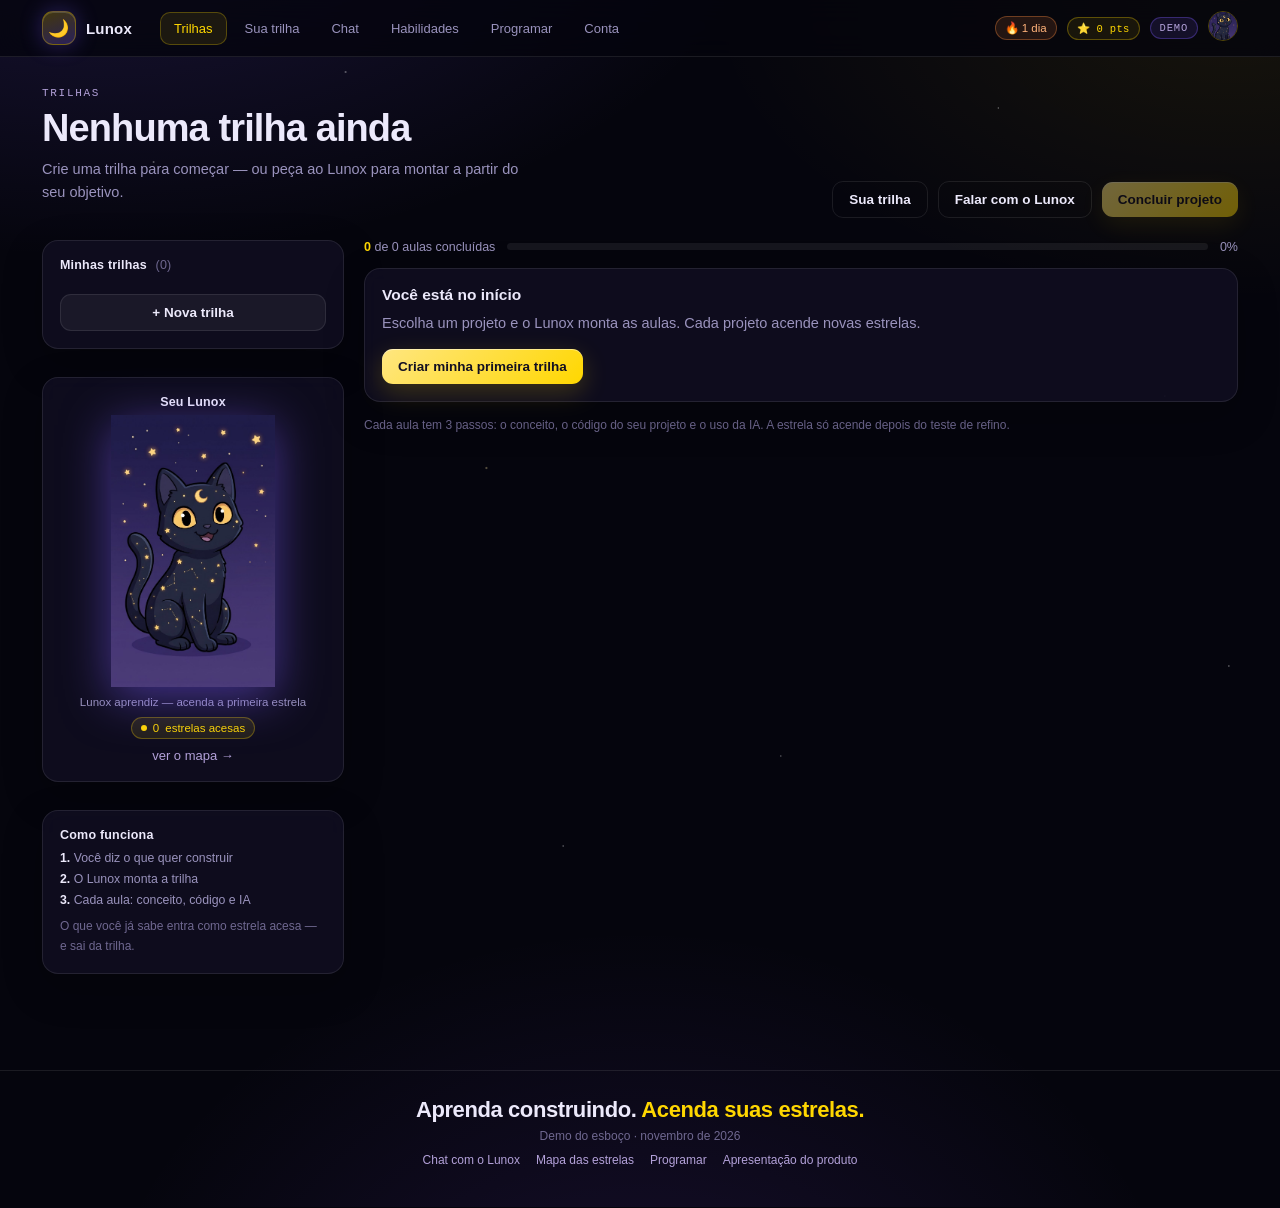
<file: index.html>
<!DOCTYPE html>
<html lang="pt-BR">
<head>
<meta charset="UTF-8">
<meta name="viewport" content="width=device-width, initial-scale=1.0">
<title>Lunox — Trilhas</title>
<meta name="description" content="As trilhas do Lunox: aulas, programação e validação, com o progresso salvo. O Lunox lembra o que você já sabe.">
<link rel="stylesheet" href="app.css">
<link rel="stylesheet" href="conta.css">
</head>
<body>

<header id="topbar"></header>

<main class="page">

  <section class="trail-hero">
    <div>
      <div class="kicker">Trilhas</div>
      <h1 id="titulo">Trilhas</h1>
      <p class="lead" id="sub">Carregando…</p>
      <div class="trail-meta" id="meta"></div>
    </div>
    <div class="trail-actions">
      <a class="btn ghost" href="sua-trilha.html">Sua trilha</a>
      <a class="btn ghost" href="chat.html">Falar com o Lunox</a>
      <button class="btn primary" id="btn-concluir" type="button">Concluir projeto</button>
    </div>
  </section>

  <div class="app-grid">
    <aside class="aside">

      <div class="panel">
        <div class="panel-head">
          <span class="panel-title">Minhas trilhas <span class="count" id="conta-trilhas"></span></span>
        </div>
        <div class="trail-list" id="lista-trilhas"></div>
        <a class="btn novo-btn" id="btn-nova" href="sua-trilha.html?nova=1">+ Nova trilha</a>
      </div>

      <div class="panel pet-mini">
        <div class="panel-head" style="justify-content:center;margin-bottom:6px">
          <span class="panel-title">Seu Lunox</span>
        </div>
        <img id="gato" src="lunox1.png" alt="Lunox">
        <div class="cap" id="gato-cap"></div>
        <div class="row" style="justify-content:center;margin-top:9px">
          <span class="chip gold"><span class="dot"></span><span id="estrelas-count">0</span> estrelas acesas</span>
        </div>
        <a class="link" href="habilidades.html" style="display:inline-block;margin-top:9px">ver o mapa →</a>
      </div>

      <div class="panel">
        <div class="panel-title" style="margin-bottom:9px">Como funciona</div>
        <div class="lembra">
          <div><b>1.</b> Você diz o que quer construir</div>
          <div><b>2.</b> O Lunox monta a trilha</div>
          <div><b>3.</b> Cada aula: conceito, código e IA</div>
        </div>
        <p class="tiny" style="margin:10px 0 0">O que você já sabe entra como estrela acesa — e sai da trilha.</p>
      </div>

    </aside>

    <section>
      <div class="progress-line">
        <span><b id="feitas">0</b> de <span id="total">0</span> aulas concluídas</span>
        <div class="progress"><i id="barra"></i></div>
        <span id="pct">0%</span>
      </div>

      <div id="aulas"></div>
      <p class="tiny" style="margin-top:14px">Cada aula tem 3 passos: o conceito, o código do seu projeto e o uso da IA. A estrela só acende depois do teste de refino.</p>
    </section>
  </div>

</main>

<footer class="footer">
  <div class="big">Aprenda construindo. <span>Acenda suas estrelas.</span></div>
  <p>Demo do esboço · novembro de 2026</p>
  <div class="links">
    <a href="chat.html">Chat com o Lunox</a>
    <a href="habilidades.html">Mapa das estrelas</a>
    <a href="programar.html">Programar</a>
    <a href="pitch.html">Apresentação do produto</a>
  </div>
</footer>

<script src="app-core.js"></script>
<script src="estrelas-extra.js"></script>
<script src="estrelas-catalogo.js"></script>
<script src="trilha.js"></script>
<script src="conta.js"></script>
</body>
</html>
</file>
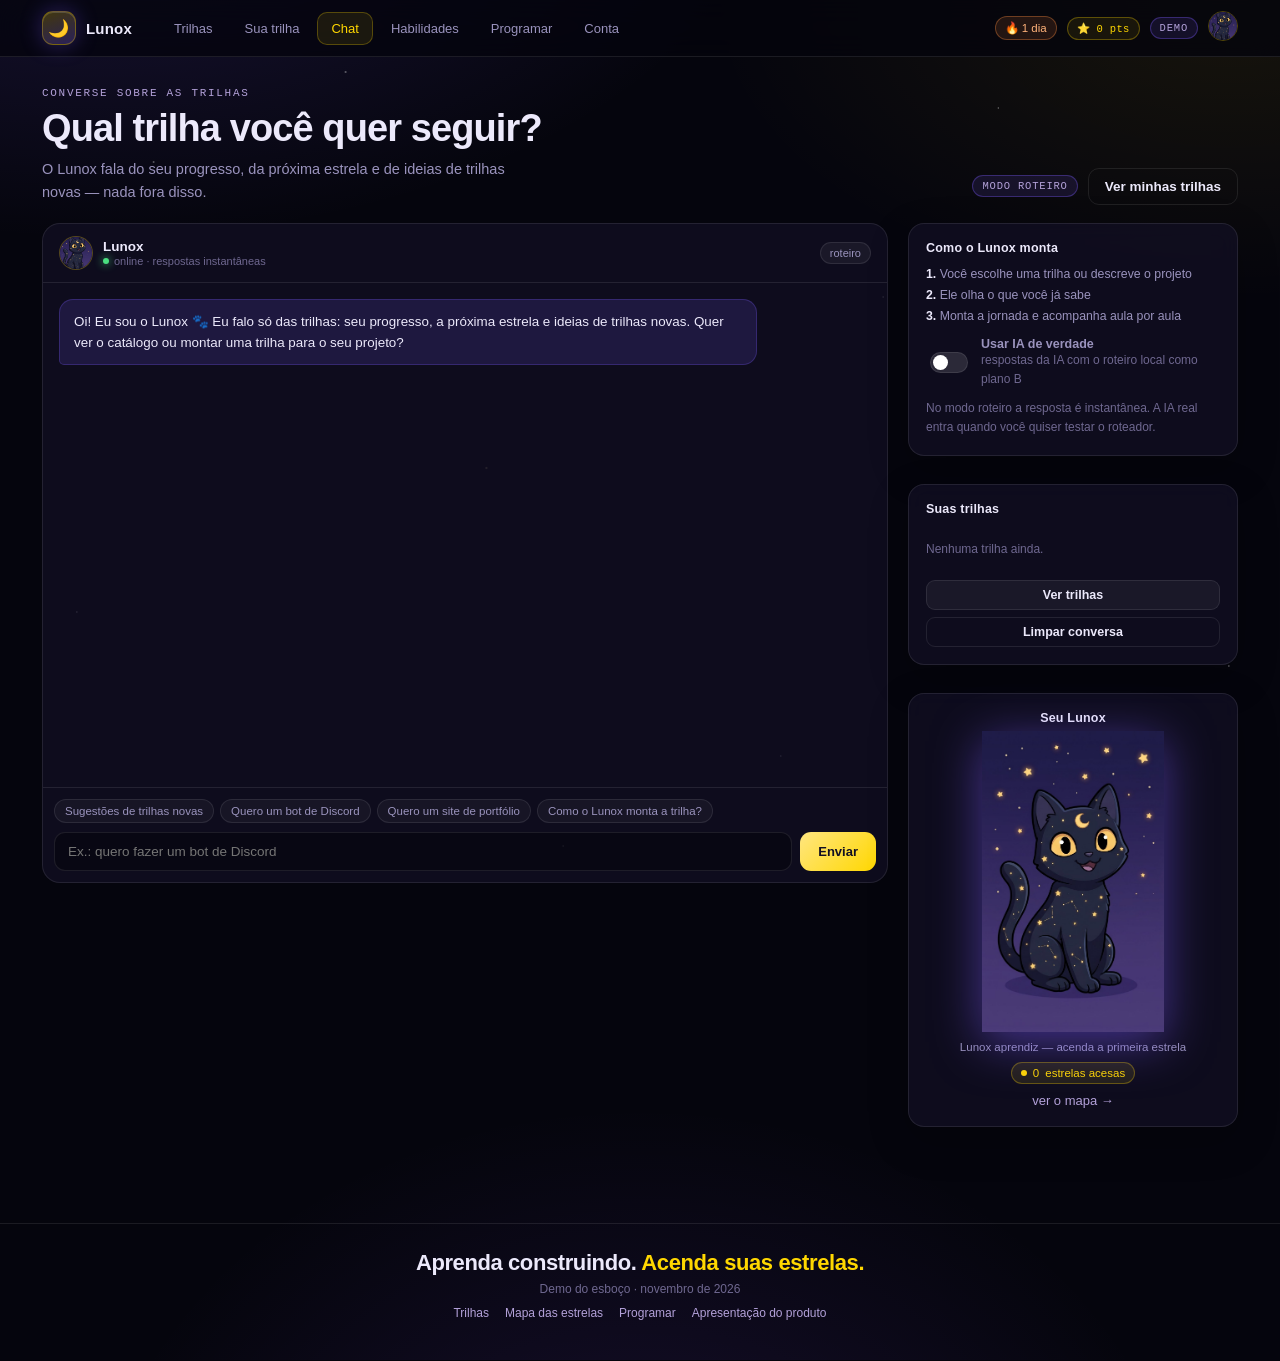
<file: chat.html>
<!DOCTYPE html>
<html lang="pt-BR">
<head>
<meta charset="UTF-8">
<meta name="viewport" content="width=device-width, initial-scale=1.0">
<title>Lunox — Chat</title>
<meta name="description" content="Converse com o Lunox: diga o que quer construir e ele monta a trilha do seu projeto.">
<link rel="stylesheet" href="app.css">
<link rel="stylesheet" href="conta.css">
</head>
<body>

<header id="topbar"></header>

<main class="page">

  <section class="trail-hero" style="margin-bottom:18px">
    <div>
      <div class="kicker">Converse sobre as trilhas</div>
      <h1>Qual trilha você quer seguir?</h1>
      <p class="lead">O Lunox fala do seu progresso, da próxima estrela e de ideias de trilhas novas — nada fora disso.</p>
    </div>
    <div class="trail-actions">
      <span class="badge-demo" id="modo-badge">modo roteiro</span>
      <a class="btn ghost" href="index.html">Ver minhas trilhas</a>
    </div>
  </section>

  <div class="chat-layout">
    <section class="chat-box">
      <div class="chat-head">
        <img class="chat-avatar" id="chat-gato" src="lunox3.png" alt="Lunox">
        <div>
          <div class="who">Lunox</div>
          <div class="st"><span class="dot"></span><span id="chat-status">online · respostas instantâneas</span></div>
        </div>
        <span class="mode" id="chat-mode">roteiro</span>
      </div>

      <div class="chat-log" id="chat-log" aria-live="polite"></div>

      <div class="chat-compose">
        <div class="sugestoes" id="sugestoes"></div>
        <form class="chat-input-row" id="form">
          <input class="chat-input" id="input" placeholder="Ex.: quero fazer um bot de Discord" autocomplete="off" maxlength="500" aria-label="Mensagem para o Lunox">
          <button class="chat-send" type="submit">Enviar</button>
        </form>
      </div>
    </section>

    <aside class="aside">

      <div class="panel">
        <div class="panel-head">
          <span class="panel-title">Como o Lunox monta</span>
        </div>
        <div class="lembra">
          <div><b>1.</b> Você escolhe uma trilha ou descreve o projeto</div>
          <div><b>2.</b> Ele olha o que você já sabe</div>
          <div><b>3.</b> Monta a jornada e acompanha aula por aula</div>
        </div>
        <label class="switch" style="margin-top:14px">
          <input type="checkbox" id="modo-ia">
          <span><b>Usar IA de verdade</b><br><span class="tiny">respostas da IA com o roteiro local como plano B</span></span>
        </label>
        <p class="tiny" style="margin:10px 0 0">No modo roteiro a resposta é instantânea. A IA real entra quando você quiser testar o roteador.</p>
      </div>

      <div class="panel">
        <div class="panel-head">
          <span class="panel-title">Suas trilhas</span>
        </div>
        <div class="mini-trails" id="mini-trilhas"></div>
        <a class="btn small" href="index.html" style="width:100%;margin-top:9px;justify-content:center">Ver trilhas</a>
        <button class="btn small ghost" type="button" data-limpar style="width:100%;margin-top:7px;justify-content:center">Limpar conversa</button>
      </div>

      <div class="panel pet-mini">
        <div class="panel-head" style="justify-content:center;margin-bottom:6px">
          <span class="panel-title">Seu Lunox</span>
        </div>
        <img id="gato" src="lunox3.png" alt="Lunox">
        <div class="cap" id="gato-cap"></div>
        <div class="row" style="justify-content:center;margin-top:9px">
          <span class="chip gold"><span class="dot"></span><span id="estrelas-count">0</span> estrelas acesas</span>
        </div>
        <a class="link" href="habilidades.html" style="display:inline-block;margin-top:9px">ver o mapa →</a>
      </div>

    </aside>
  </div>

</main>

<footer class="footer">
  <div class="big">Aprenda construindo. <span>Acenda suas estrelas.</span></div>
  <p>Demo do esboço · novembro de 2026</p>
  <div class="links">
    <a href="index.html">Trilhas</a>
    <a href="habilidades.html">Mapa das estrelas</a>
    <a href="programar.html">Programar</a>
    <a href="pitch.html">Apresentação do produto</a>
  </div>
</footer>

<script src="app-core.js"></script>
<script src="estrelas-extra.js"></script>
<script src="estrelas-catalogo.js"></script>
<script src="chat.js"></script>
<script src="conta.js"></script>
</body>
</html>
</file>
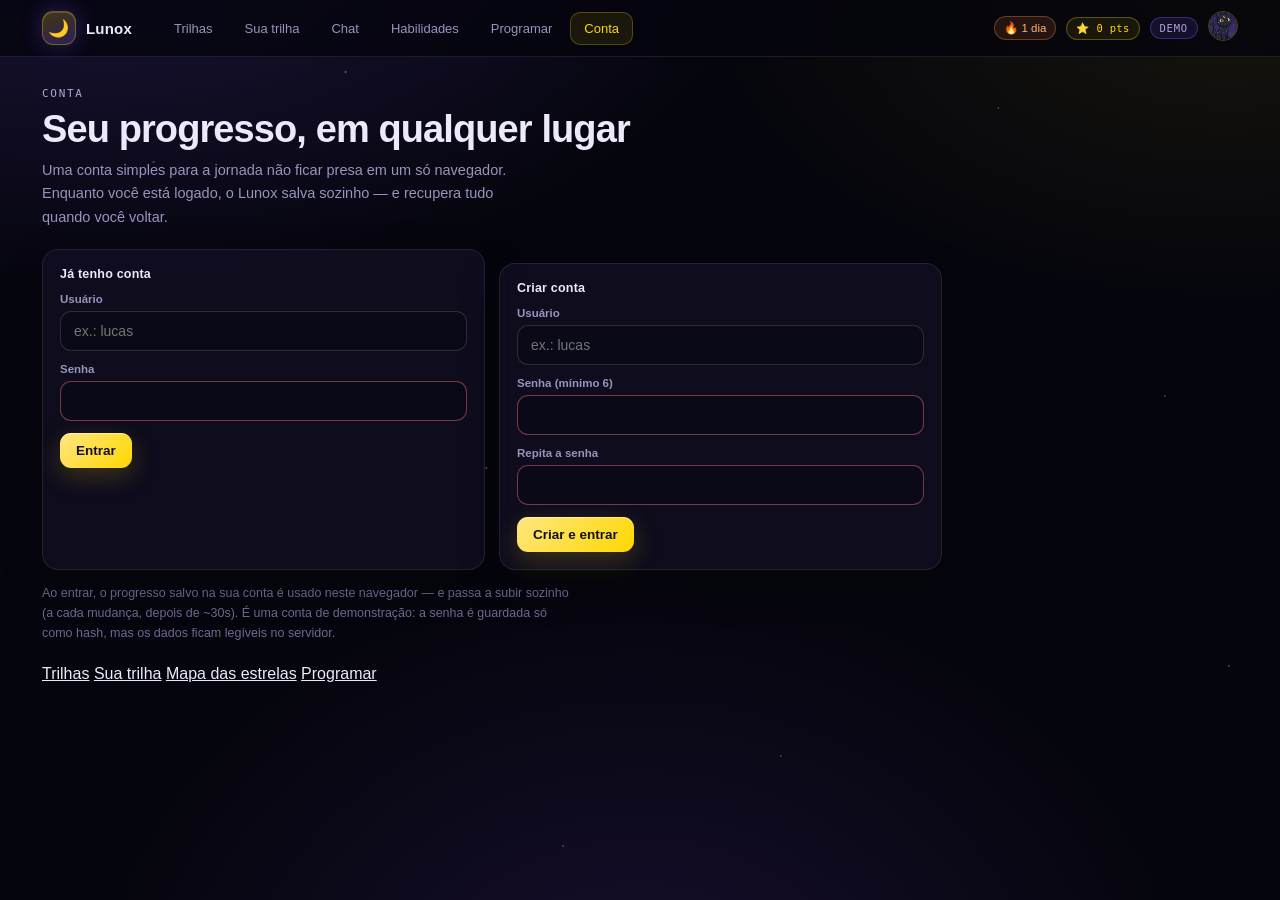
<file: conta.html>
<!DOCTYPE html>
<html lang="pt-BR">
<head>
<meta charset="UTF-8">
<meta name="viewport" content="width=device-width, initial-scale=1.0">
<title>Lunox — Sua conta</title>
<meta name="description" content="Entre para o seu progresso acompanhar você: as estrelas acesas, a trilha e tudo o que você salvou sobem sozinhos.">
<link rel="stylesheet" href="app.css">
<link rel="stylesheet" href="conta.css">
</head>
<body>

<header id="topbar"></header>

<main class="page">

  <section class="trail-hero" style="margin-bottom:20px">
    <div>
      <div class="kicker">Conta</div>
      <h1>Seu progresso, em qualquer lugar</h1>
      <p class="lead">Uma conta simples para a jornada não ficar presa em um só navegador. Enquanto você está logado, o Lunox salva sozinho — e recupera tudo quando você voltar.</p>
    </div>
  </section>

  <div id="conta-root"></div>

  <div class="links conta-links">
    <a href="index.html">Trilhas</a>
    <a href="sua-trilha.html">Sua trilha</a>
    <a href="habilidades.html">Mapa das estrelas</a>
    <a href="programar.html">Programar</a>
  </div>

</main>

<script src="app-core.js"></script>
<script src="conta.js"></script>
</body>
</html>
</file>
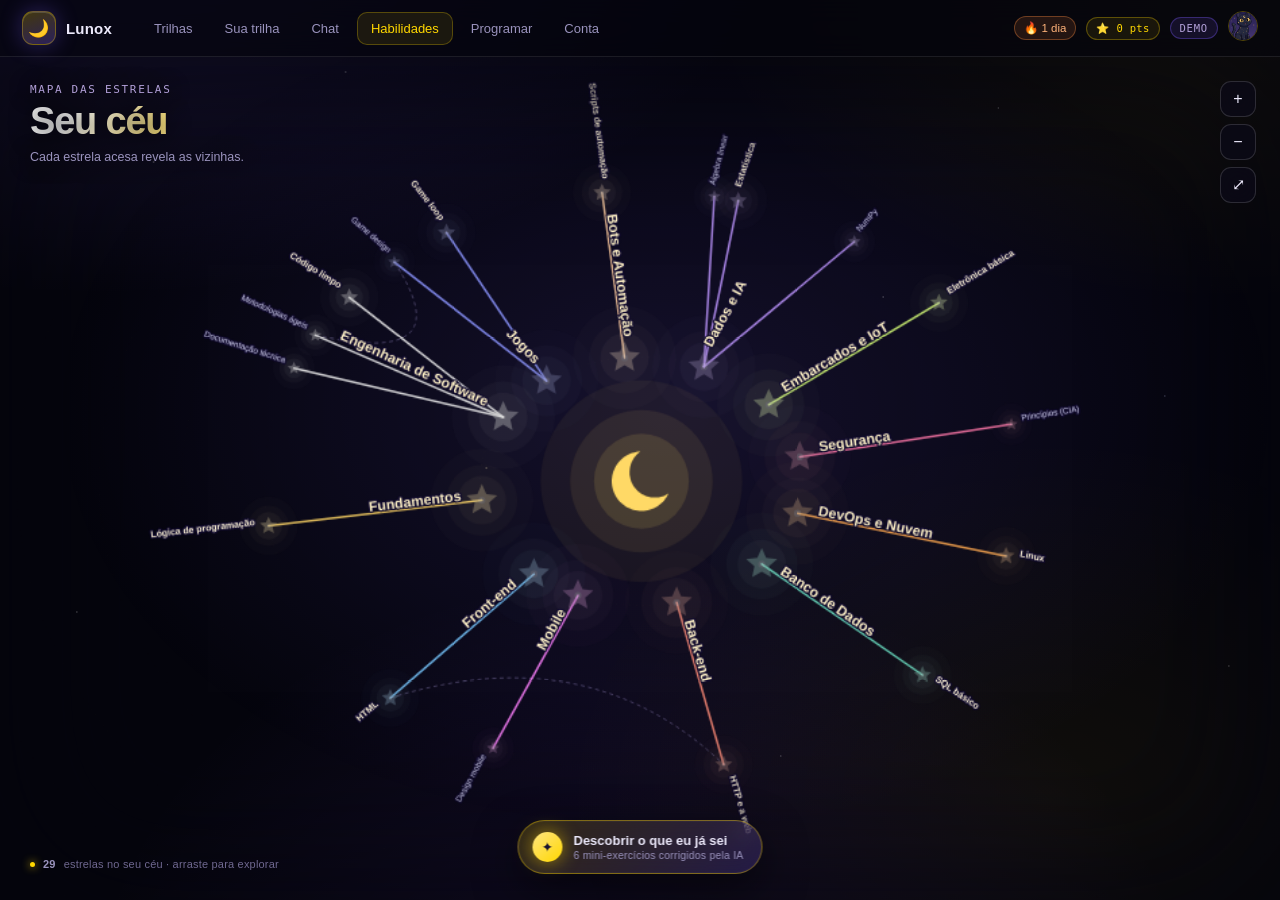
<file: habilidades.html>
<!DOCTYPE html>
<html lang="pt-BR">
<head>
<meta charset="UTF-8">
<meta name="viewport" content="width=device-width, initial-scale=1.0">
<title>Lunox — Mapa das estrelas</title>
<meta name="description" content="O céu do Lunox: cada estrela é uma habilidade, e o mapa se revela conforme você aprende.">
<link rel="stylesheet" href="app.css">
<link rel="stylesheet" href="app-sky.css">
<link rel="stylesheet" href="conta.css">
</head>
<body class="sky-page">

<header id="topbar"></header>

<main class="sky-wrap">

  <div class="sky" id="sky">

    <div class="mapa" id="mapa">
      <div class="sky-loading"><span class="spin"></span> acendendo o céu…</div>
    </div>

    <div class="sky-brand">
      <div class="kicker">Mapa das estrelas</div>
      <h1>Seu céu</h1>
      <p>Cada estrela acesa revela as vizinhas.</p>
    </div>

    <div class="sky-tools">
      <button id="zoom-in" type="button" aria-label="Aproximar" title="Aproximar">+</button>
      <button id="zoom-out" type="button" aria-label="Afastar" title="Afastar">−</button>
      <button id="recentrar" type="button" aria-label="Recentralizar" title="Recentralizar">⤢</button>
    </div>

    <button class="sky-cta" id="btn-teste" type="button">
      <span class="spark">✦</span>
      <span><b>Descobrir o que eu já sei</b><i>6 mini-exercícios corrigidos pela IA</i></span>
    </button>

    <div class="sky-foot">
      <span class="dot"></span><b id="sky-count">0</b> estrelas no seu céu · arraste para explorar
    </div>

    <div class="star-pop" id="pop" hidden>
      <div class="sp-kicker" id="pop-kicker"></div>
      <div class="sp-name" id="pop-name"></div>
      <div class="sp-meta" id="pop-meta"></div>
      <div class="sp-foot">
        <span class="chip" id="pop-state"></span>
        <button class="btn small ghost" id="pop-acao" type="button" hidden></button>
      </div>
    </div>

  </div>

</main>

<dialog class="quiz" id="quiz" aria-labelledby="quiz-q">
  <button class="quiz-x" id="quiz-x" type="button" aria-label="Fechar">×</button>

  <div class="quiz-top">
    <span class="quiz-kicker" id="quiz-kicker">teste rápido</span>
    <div class="quiz-dots" id="quiz-dots"></div>
    <span class="quiz-num" id="quiz-num">1 / 6</span>
  </div>

  <div id="quiz-body">
    <h2 id="quiz-q">…</h2>
    <p class="quiz-sub" id="quiz-sub"></p>
    <ul class="quiz-reqs" id="quiz-reqs"></ul>
    <textarea class="quiz-code" id="quiz-code" spellcheck="false" autocomplete="off" autocapitalize="off" aria-label="Seu código"></textarea>

    <div class="quiz-spin" id="quiz-spin" hidden>
      <span class="spin"></span><span id="quiz-spin-txt">rodando os testes…</span>
    </div>
    <div class="quiz-fb" id="quiz-fb" hidden></div>

    <div class="quiz-actions" id="quiz-actions">
      <button class="btn primary" type="button" id="quiz-enviar">Enviar para a IA</button>
      <button class="btn ghost" type="button" id="quiz-pular">Ainda não sei</button>
      <button class="btn primary" type="button" id="quiz-prox" hidden>Próxima →</button>
    </div>
  </div>

  <div class="quiz-result" id="quiz-result" hidden></div>

  <p class="quiz-note">Sem nota e sem pressa. Seu código roda no navegador e a IA confere se você usou o conceito de verdade. Errar não tira nada de você.</p>
</dialog>

<script src="app-core.js"></script>
<script src="estrelas-extra.js"></script>
<script src="estrelas-catalogo.js"></script>
<script src="habilidades.js"></script>
<script src="conta.js"></script>
</body>
</html>
</file>
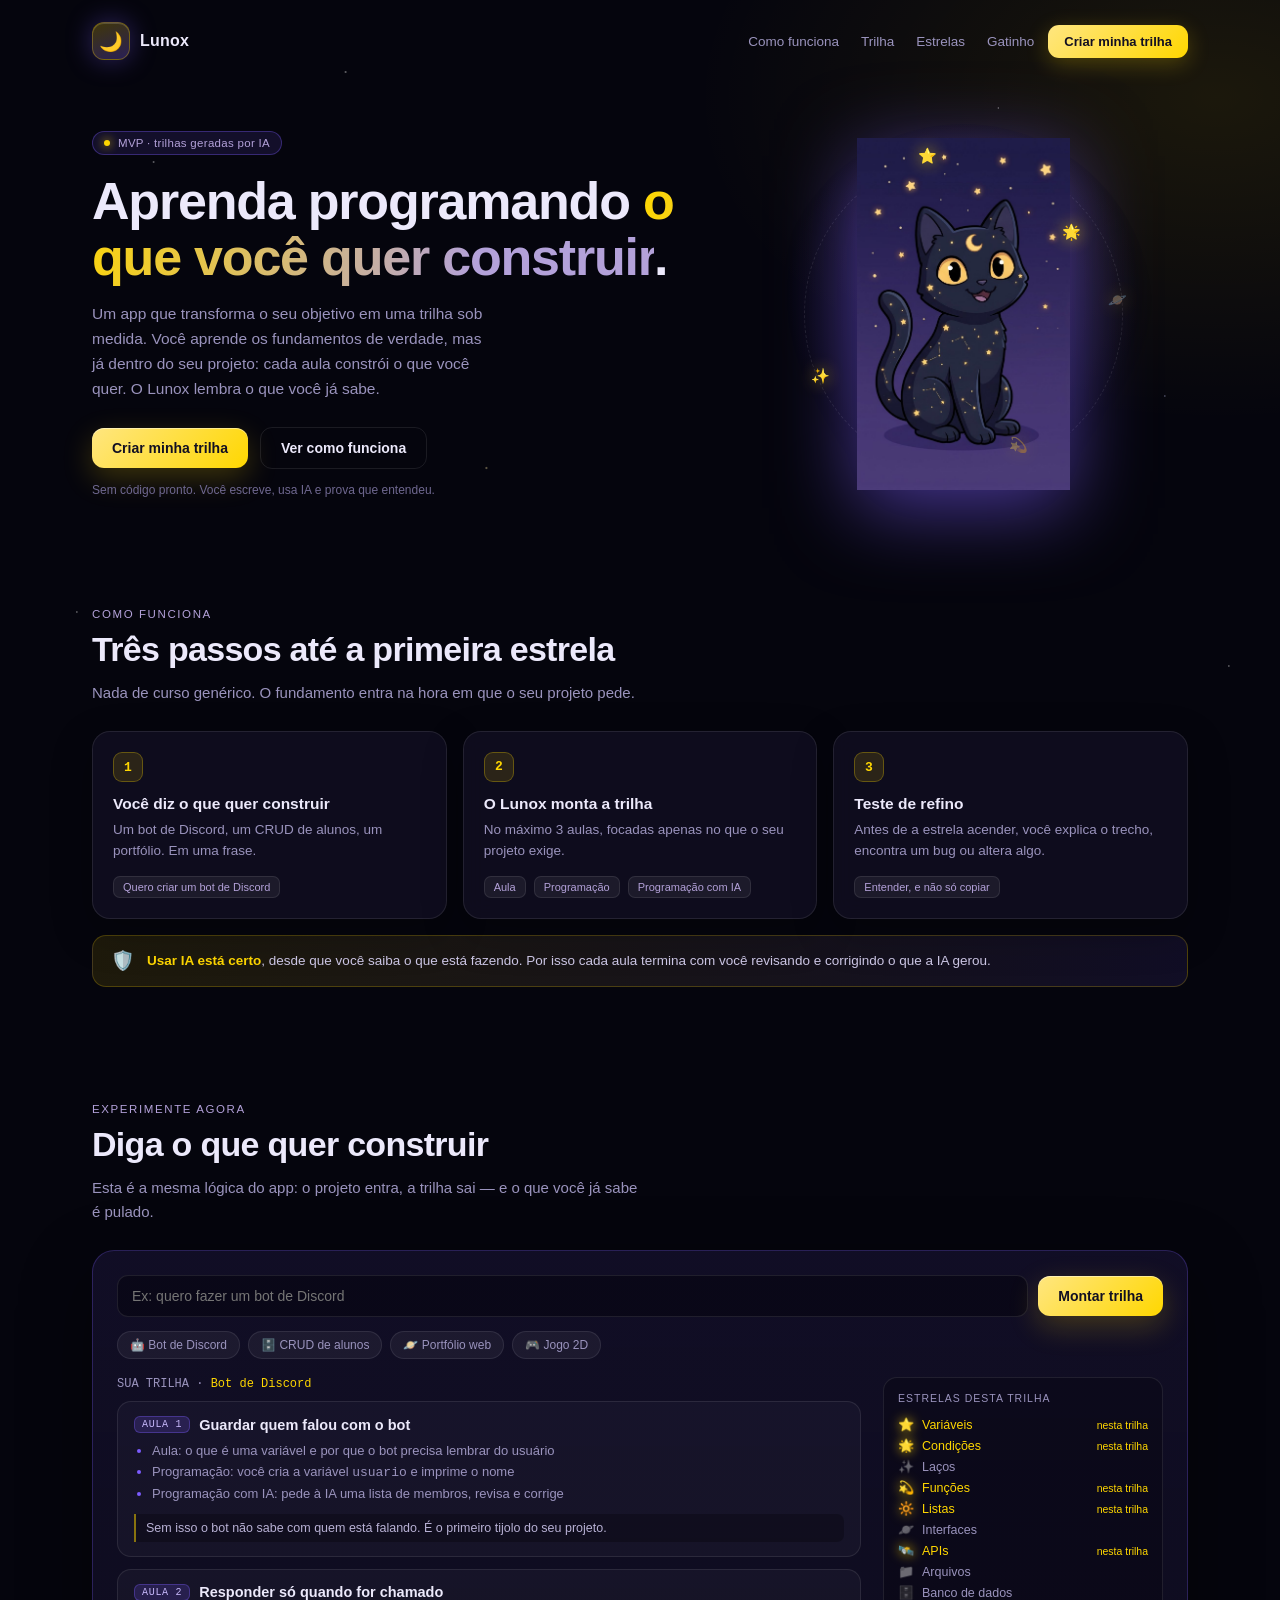
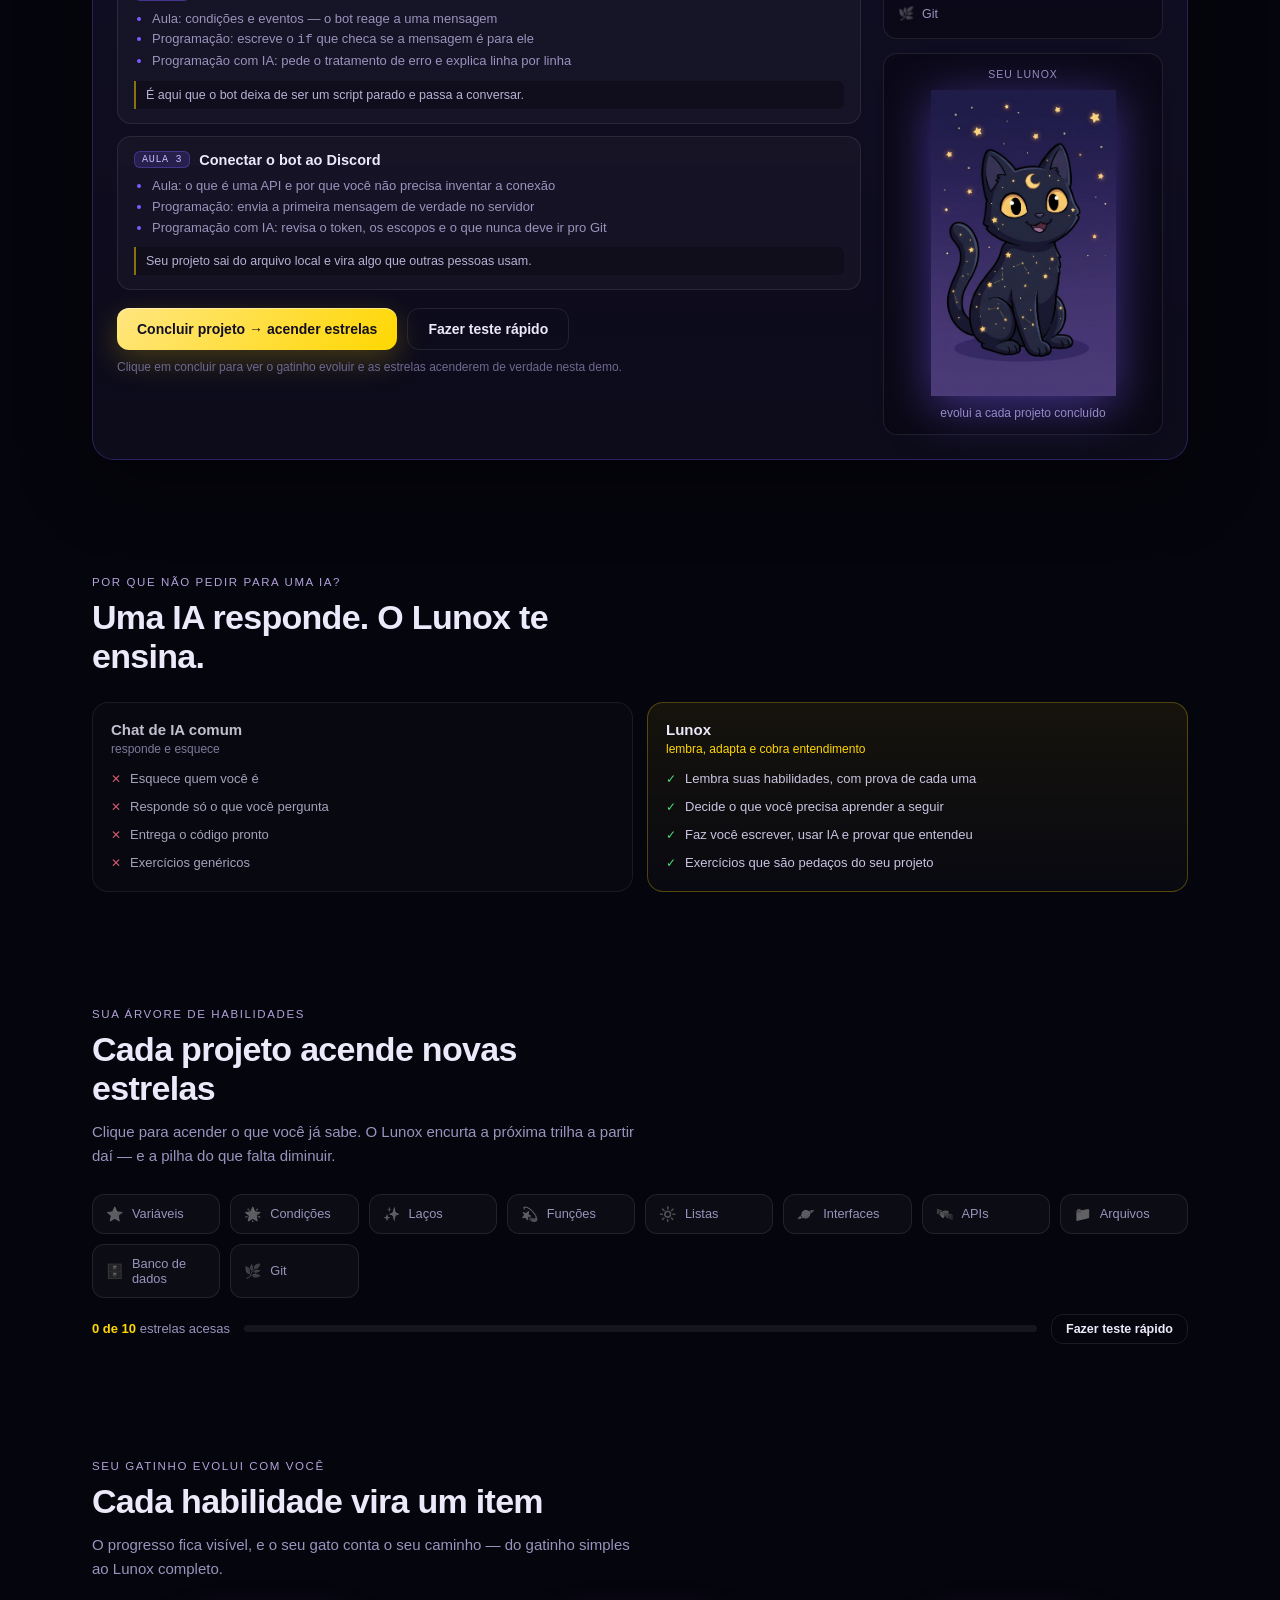
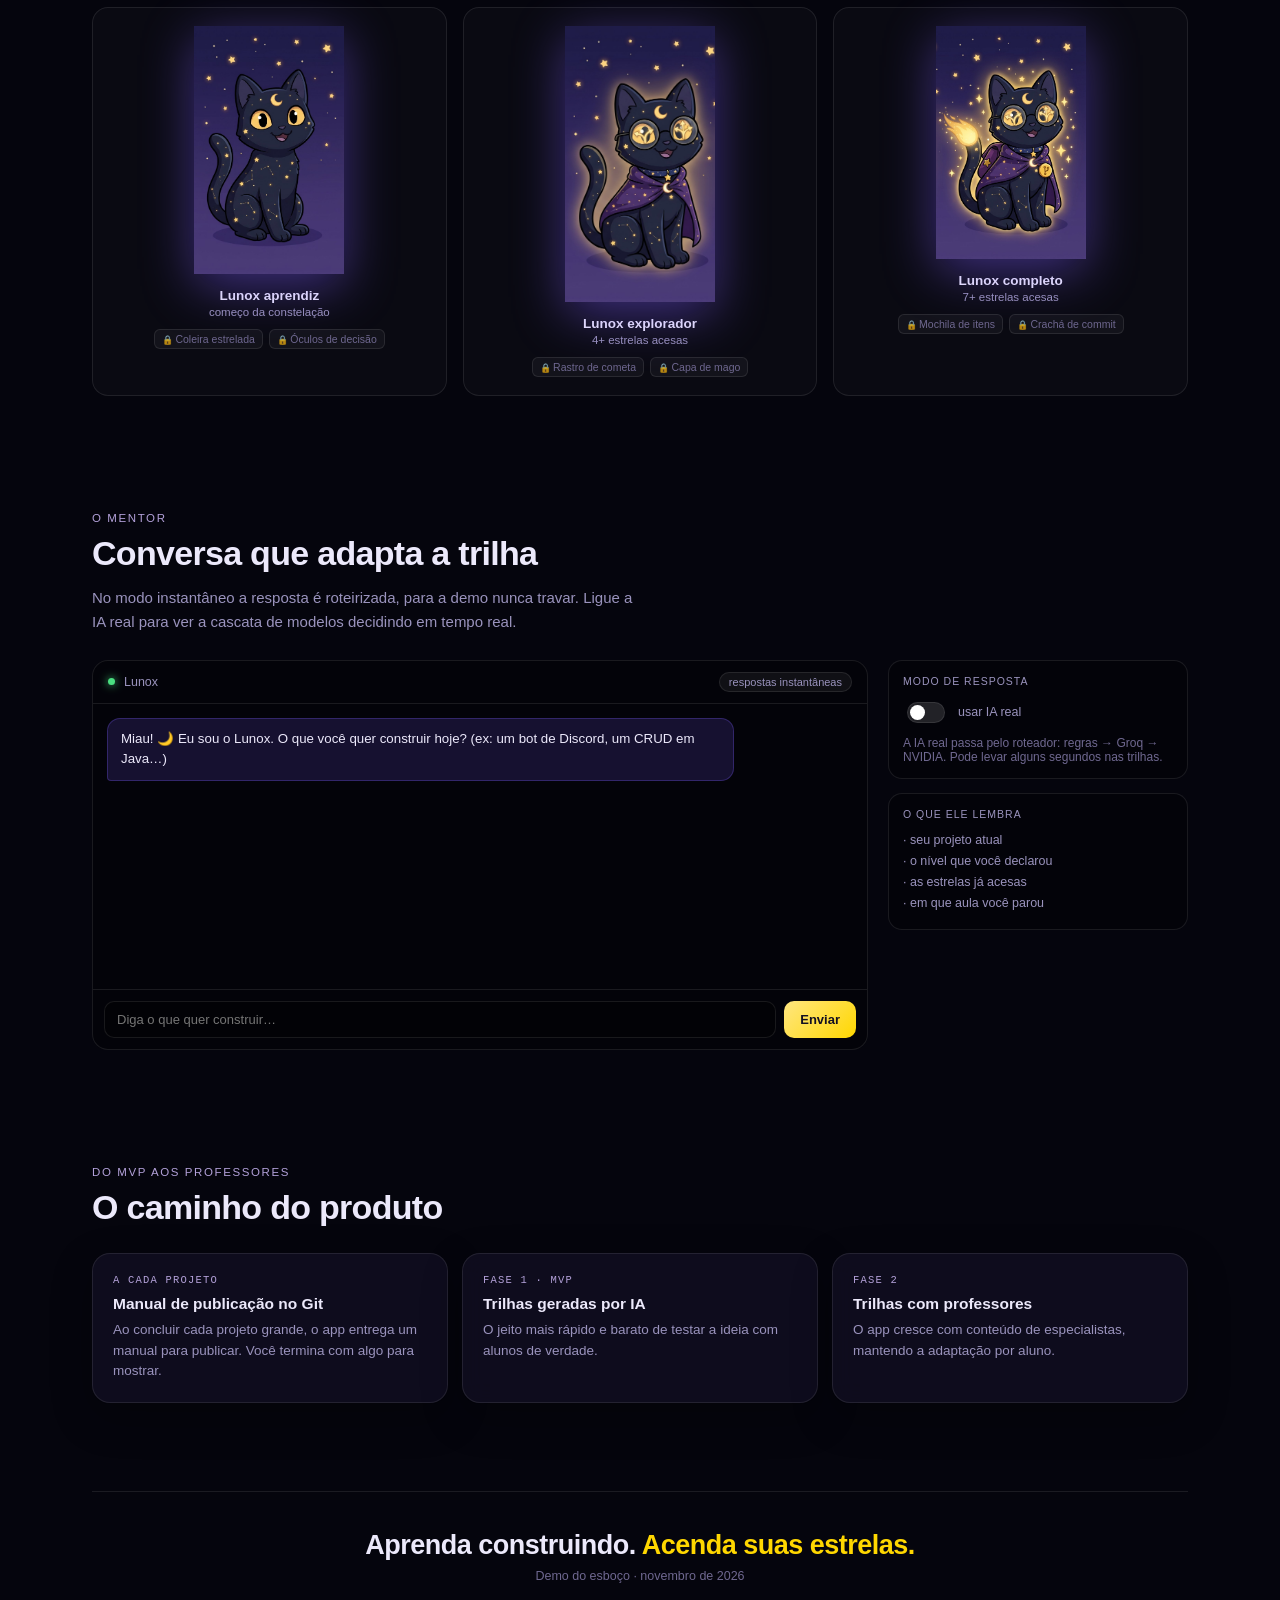
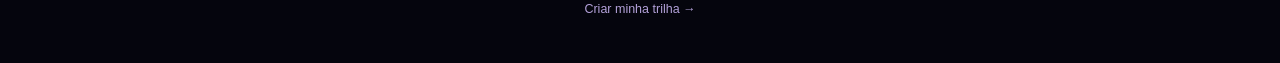
<file: pitch.html>
<!DOCTYPE html>
<html lang="pt-BR">
<head>
<meta charset="UTF-8">
<meta name="viewport" content="width=device-width, initial-scale=1.0">
<title>Lunox — Aprenda programando o que você quer construir</title>
<meta name="description" content="O Lunox transforma o seu objetivo (um bot, um site, um jogo) em uma trilha de aprendizado sob medida. Você aprende os fundamentos de verdade, já dentro do seu projeto.">
<link rel="stylesheet" href="demo.css">
<link rel="stylesheet" href="conta.css">
</head>
<body>

<div class="wrap">

  <!-- ================= topo ================= -->
  <nav class="nav">
    <div class="brand"><span class="moon">🌙</span> Lunox</div>
    <div class="links">
      <a href="#como">Como funciona</a>
      <a href="#demo">Trilha</a>
      <a href="#constelacao">Estrelas</a>
      <a href="#gato">Gatinho</a>
    </div>
    <a class="cta" href="#demo">Criar minha trilha</a>
  </nav>

  <!-- ================= hero ================= -->
  <header class="hero">
    <div>
      <div class="badge"><i></i> MVP · trilhas geradas por IA</div>
      <h1>Aprenda programando <em>o que você quer construir</em>.</h1>
      <p>Um app que transforma o seu objetivo em uma trilha sob medida. Você aprende os fundamentos de verdade, mas já dentro do seu projeto: cada aula constrói o que você quer. O Lunox lembra o que você já sabe.</p>
      <div class="btns">
        <a class="btn primary" href="#demo">Criar minha trilha</a>
        <a class="btn ghost" href="#como">Ver como funciona</a>
      </div>
      <div class="mini">Sem código pronto. Você escreve, usa IA e prova que entendeu.</div>
    </div>

    <div class="sky">
      <div class="orbit"></div>
      <div class="pet"><img src="lunox1.png" alt="Lunox, o gatinho cósmico" id="hero-gato"></div>
      <span class="star on" style="top:6%;left:38%">⭐</span>
      <span class="star on" style="top:26%;left:76%">🌟</span>
      <span class="star on" style="top:64%;left:10%">✨</span>
      <span class="star" style="top:82%;left:62%">💫</span>
      <span class="star" style="top:44%;left:88%">🪐</span>
    </div>
  </header>

  <!-- ================= como funciona ================= -->
  <section id="como">
    <div class="sec-head">
      <div class="kicker">Como funciona</div>
      <h2>Três passos até a primeira estrela</h2>
      <p>Nada de curso genérico. O fundamento entra na hora em que o seu projeto pede.</p>
    </div>

    <div class="grid3">
      <div class="card">
        <div class="num">1</div>
        <h3>Você diz o que quer construir</h3>
        <p>Um bot de Discord, um CRUD de alunos, um portfólio. Em uma frase.</p>
        <div class="steps3"><span>Quero criar um bot de Discord</span></div>
      </div>
      <div class="card">
        <div class="num">2</div>
        <h3>O Lunox monta a trilha</h3>
        <p>No máximo 3 aulas, focadas apenas no que o seu projeto exige.</p>
        <div class="steps3"><span>Aula</span><span>Programação</span><span>Programação com IA</span></div>
      </div>
      <div class="card">
        <div class="num">3</div>
        <h3>Teste de refino</h3>
        <p>Antes de a estrela acender, você explica o trecho, encontra um bug ou altera algo.</p>
        <div class="steps3"><span>Entender, e não só copiar</span></div>
      </div>
    </div>

    <div class="callout">
      <div class="ic">🛡️</div>
      <p><b>Usar IA está certo</b>, desde que você saiba o que está fazendo. Por isso cada aula termina com você revisando e corrigindo o que a IA gerou.</p>
    </div>
  </section>

  <!-- ================= demo da trilha ================= -->
  <section id="demo">
    <div class="sec-head">
      <div class="kicker">Experimente agora</div>
      <h2>Diga o que quer construir</h2>
      <p>Esta é a mesma lógica do app: o projeto entra, a trilha sai — e o que você já sabe é pulado.</p>
    </div>

    <div class="demo">
      <form class="demo-top" id="demo-form">
        <input id="demo-input" type="text" placeholder="Ex: quero fazer um bot de Discord" autocomplete="off">
        <button class="btn primary" type="submit">Montar trilha</button>
      </form>

      <div class="chips">
        <button class="chip" data-trilha="bot-discord" type="button">🤖 Bot de Discord</button>
        <button class="chip" data-trilha="crud-alunos" type="button">🗄️ CRUD de alunos</button>
        <button class="chip" data-trilha="portfolio-web" type="button">🪐 Portfólio web</button>
        <button class="chip" data-trilha="jogo" type="button">🎮 Jogo 2D</button>
      </div>

      <div class="demo-body">
        <div>
          <div style="font-size:12px;color:var(--dim);margin-bottom:10px;font-family:var(--mono)">
            SUA TRILHA · <span id="trail-nome" style="color:var(--gold)">Bot de Discord</span>
          </div>
          <div class="trail" id="trail"></div>

          <div class="demo-actions">
            <button class="btn primary" id="btn-concluir" type="button">Concluir projeto → acender estrelas</button>
            <button class="btn ghost" id="btn-teste" type="button">Fazer teste rápido</button>
          </div>
          <div class="hint">Clique em concluir para ver o gatinho evoluir e as estrelas acenderem de verdade nesta demo.</div>
        </div>

        <aside class="side">
          <div class="mini-card">
            <div class="lbl">Estrelas desta trilha</div>
            <div id="skills-preview">
              <div class="skill-mini" data-skill="variaveis"><span class="s">⭐</span> Variáveis <span class="estado" style="margin-left:auto;font-size:10.5px;color:var(--gold)"></span></div>
              <div class="skill-mini" data-skill="condicoes"><span class="s">🌟</span> Condições <span class="estado" style="margin-left:auto;font-size:10.5px;color:var(--gold)"></span></div>
              <div class="skill-mini" data-skill="lacos"><span class="s">✨</span> Laços <span class="estado" style="margin-left:auto;font-size:10.5px;color:var(--gold)"></span></div>
              <div class="skill-mini" data-skill="funcoes"><span class="s">💫</span> Funções <span class="estado" style="margin-left:auto;font-size:10.5px;color:var(--gold)"></span></div>
              <div class="skill-mini" data-skill="listas"><span class="s">🔆</span> Listas <span class="estado" style="margin-left:auto;font-size:10.5px;color:var(--gold)"></span></div>
              <div class="skill-mini" data-skill="interfaces"><span class="s">🪐</span> Interfaces <span class="estado" style="margin-left:auto;font-size:10.5px;color:var(--gold)"></span></div>
              <div class="skill-mini" data-skill="apis"><span class="s">🛰️</span> APIs <span class="estado" style="margin-left:auto;font-size:10.5px;color:var(--gold)"></span></div>
              <div class="skill-mini" data-skill="arquivos"><span class="s">📁</span> Arquivos <span class="estado" style="margin-left:auto;font-size:10.5px;color:var(--gold)"></span></div>
              <div class="skill-mini" data-skill="banco"><span class="s">🗄️</span> Banco de dados <span class="estado" style="margin-left:auto;font-size:10.5px;color:var(--gold)"></span></div>
              <div class="skill-mini" data-skill="git"><span class="s">🌿</span> Git <span class="estado" style="margin-left:auto;font-size:10.5px;color:var(--gold)"></span></div>
            </div>
          </div>

          <div class="mini-card pet-mini">
            <div class="lbl">Seu Lunox</div>
            <img src="lunox1.png" alt="Lunox evoluindo" id="pet-preview">
            <div class="cap">evolui a cada projeto concluído</div>
          </div>
        </aside>
      </div>
    </div>
  </section>

  <!-- ================= comparação ================= -->
  <section id="comparacao">
    <div class="sec-head">
      <div class="kicker">Por que não pedir para uma IA?</div>
      <h2>Uma IA responde. O Lunox te ensina.</h2>
    </div>

    <div class="compare">
      <div class="col ia">
        <h3>Chat de IA comum</h3>
        <div class="sub">responde e esquece</div>
        <ul>
          <li><span class="m">✕</span> Esquece quem você é</li>
          <li><span class="m">✕</span> Responde só o que você pergunta</li>
          <li><span class="m">✕</span> Entrega o código pronto</li>
          <li><span class="m">✕</span> Exercícios genéricos</li>
        </ul>
      </div>
      <div class="col lunox">
        <h3>Lunox</h3>
        <div class="sub">lembra, adapta e cobra entendimento</div>
        <ul>
          <li><span class="m">✓</span> Lembra suas habilidades, com prova de cada uma</li>
          <li><span class="m">✓</span> Decide o que você precisa aprender a seguir</li>
          <li><span class="m">✓</span> Faz você escrever, usar IA e provar que entendeu</li>
          <li><span class="m">✓</span> Exercícios que são pedaços do seu projeto</li>
        </ul>
      </div>
    </div>
  </section>

  <!-- ================= constelação ================= -->
  <section id="constelacao">
    <div class="sec-head">
      <div class="kicker">Sua árvore de habilidades</div>
      <h2>Cada projeto acende novas estrelas</h2>
      <p>Clique para acender o que você já sabe. O Lunox encurta a próxima trilha a partir daí — e a pilha do que falta diminuir.</p>
    </div>

    <div class="constel">
      <button class="star-btn" data-skill="variaveis"><span class="s">⭐</span> Variáveis</button>
      <button class="star-btn" data-skill="condicoes"><span class="s">🌟</span> Condições</button>
      <button class="star-btn" data-skill="lacos"><span class="s">✨</span> Laços</button>
      <button class="star-btn" data-skill="funcoes"><span class="s">💫</span> Funções</button>
      <button class="star-btn" data-skill="listas"><span class="s">🔆</span> Listas</button>
      <button class="star-btn" data-skill="interfaces"><span class="s">🪐</span> Interfaces</button>
      <button class="star-btn" data-skill="apis"><span class="s">🛰️</span> APIs</button>
      <button class="star-btn" data-skill="arquivos"><span class="s">📁</span> Arquivos</button>
      <button class="star-btn" data-skill="banco"><span class="s">🗄️</span> Banco de dados</button>
      <button class="star-btn" data-skill="git"><span class="s">🌿</span> Git</button>
    </div>

    <div class="constel-bar">
      <span><b id="constel-count">0 de 10</b> estrelas acesas</span>
      <div class="progress"><i id="progress-bar"></i></div>
      <button class="btn ghost" id="btn-teste-constel" style="padding:7px 14px;font-size:12.5px">Fazer teste rápido</button>
    </div>

    <div id="teste-box" style="display:none;margin-top:16px;padding:16px;border-radius:14px;border:1px solid rgba(255,215,0,.28);background:rgba(255,215,0,.06);max-width:520px"></div>
  </section>

  <!-- ================= gato ================= -->
  <section id="gato">
    <div class="sec-head">
      <div class="kicker">Seu gatinho evolui com você</div>
      <h2>Cada habilidade vira um item</h2>
      <p>O progresso fica visível, e o seu gato conta o seu caminho — do gatinho simples ao Lunox completo.</p>
    </div>

    <div class="pet-grid">
      <div class="pet-card">
        <img src="lunox1.png" alt="Lunox nível 1">
        <div class="nm">Lunox aprendiz</div>
        <div class="lv">começo da constelação</div>
        <div class="items">
          <span data-item="variaveis">Coleira estrelada</span>
          <span data-item="condicoes">Óculos de decisão</span>
        </div>
      </div>
      <div class="pet-card">
        <img src="lunox2.png" alt="Lunox nível 2">
        <div class="nm">Lunox explorador</div>
        <div class="lv">4+ estrelas acesas</div>
        <div class="items">
          <span data-item="lacos">Rastro de cometa</span>
          <span data-item="funcoes">Capa de mago</span>
        </div>
      </div>
      <div class="pet-card">
        <img src="lunox3.png" alt="Lunox nível 3">
        <div class="nm">Lunox completo</div>
        <div class="lv">7+ estrelas acesas</div>
        <div class="items">
          <span data-item="listas">Mochila de itens</span>
          <span data-item="git">Crachá de commit</span>
        </div>
      </div>
    </div>
  </section>

  <!-- ================= chat demo ================= -->
  <section id="chat">
    <div class="sec-head">
      <div class="kicker">O mentor</div>
      <h2>Conversa que adapta a trilha</h2>
      <p>No modo instantâneo a resposta é roteirizada, para a demo nunca travar. Ligue a IA real para ver a cascata de modelos decidindo em tempo real.</p>
    </div>

    <div class="chat-demo">
      <div class="chat-box">
        <div class="chat-head">
          <span class="dot"></span> Lunox
          <span class="mode" id="chat-mode">respostas instantâneas</span>
        </div>
        <div class="chat-log" id="chat-log">
          <div class="msg lunox">Miau! 🌙 Eu sou o Lunox. O que você quer construir hoje? (ex: um bot de Discord, um CRUD em Java…)</div>
        </div>
        <form class="chat-in" id="chat-form">
          <input id="chat-input" type="text" placeholder="Diga o que quer construir…" autocomplete="off">
          <button type="submit">Enviar</button>
        </form>
      </div>

      <aside class="side">
        <div class="mini-card">
          <div class="lbl">Modo de resposta</div>
          <label class="switch">
            <input type="checkbox" id="toggle-ia">
            <span>usar IA real</span>
          </label>
          <div class="hint" style="margin-top:10px">A IA real passa pelo roteador: regras → Groq → NVIDIA. Pode levar alguns segundos nas trilhas.</div>
        </div>
        <div class="mini-card">
          <div class="lbl">O que ele lembra</div>
          <div style="font-size:12.5px;color:var(--dim);line-height:1.7">
            · seu projeto atual<br>
            · o nível que você declarou<br>
            · as estrelas já acesas<br>
            · em que aula você parou
          </div>
        </div>
      </aside>
    </div>
  </section>

  <!-- ================= roadmap ================= -->
  <section id="roadmap">
    <div class="sec-head">
      <div class="kicker">Do MVP aos professores</div>
      <h2>O caminho do produto</h2>
    </div>
    <div class="road">
      <div class="card">
        <div class="ph">A cada projeto</div>
        <h3>Manual de publicação no Git</h3>
        <p>Ao concluir cada projeto grande, o app entrega um manual para publicar. Você termina com algo para mostrar.</p>
      </div>
      <div class="card">
        <div class="ph">Fase 1 · MVP</div>
        <h3>Trilhas geradas por IA</h3>
        <p>O jeito mais rápido e barato de testar a ideia com alunos de verdade.</p>
      </div>
      <div class="card">
        <div class="ph">Fase 2</div>
        <h3>Trilhas com professores</h3>
        <p>O app cresce com conteúdo de especialistas, mantendo a adaptação por aluno.</p>
      </div>
    </div>
  </section>

  <footer>
    <div class="big">Aprenda construindo. <span>Acenda suas estrelas.</span></div>
    <p>Demo do esboço · novembro de 2026</p>
    <a href="#demo">Criar minha trilha →</a>
  </footer>

</div>

<script src="demo.js"></script>
<script src="conta.js"></script>
</body>
</html>
</file>
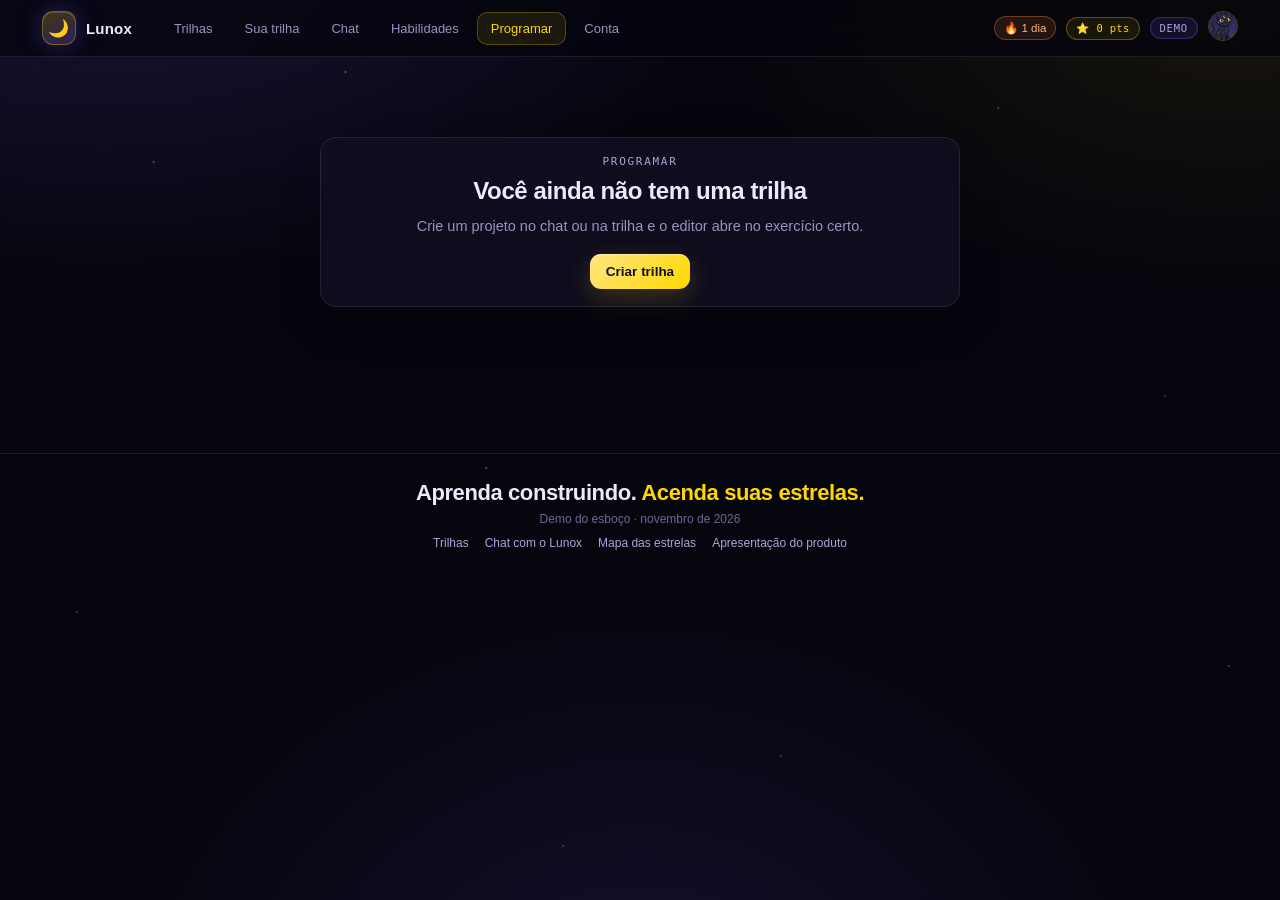
<file: programar.html>
<!DOCTYPE html>
<html lang="pt-BR">
<head>
<meta charset="UTF-8">
<meta name="viewport" content="width=device-width, initial-scale=1.0">
<title>Lunox — Programar</title>
<meta name="description" content="Escreva o código do seu projeto, rode os testes no navegador e valide o refino com IA.">
<link rel="stylesheet" href="app.css">
<link rel="stylesheet" href="conta.css">
<link rel="stylesheet" href="blocos.css">
</head>
<body>

<header id="topbar"></header>

<main class="page">

  <section class="trail-hero" style="margin-bottom:16px">
    <div>
      <div class="kicker">Programar</div>
      <h1>Escreva. Teste. Valide.</h1>
      <p class="lead">O código roda no seu navegador. A IA revisa o que você escreveu e o refino aprovado acende a estrela da aula.</p>
    </div>
    <div class="trail-actions">
      <a class="btn ghost" href="index.html">Voltar à trilha</a>
      <a class="btn" href="habilidades.html">Mapa das estrelas</a>
    </div>
  </section>

  <div class="ctx-bar">
    <label class="tiny" for="sel-trilha">trilha</label>
    <select id="sel-trilha" aria-label="Escolher trilha"></select>
    <label class="tiny" for="sel-aula">aula</label>
    <select id="sel-aula" aria-label="Escolher aula"></select>
    <label class="tiny" for="sel-lang">linguagem</label>
    <select id="sel-lang" aria-label="Escolher linguagem"></select>
    <span class="passo-badge" id="passo-badge">passo 1/3</span>
    <span style="flex:1"></span>
    <span class="chip" id="ctx-skill"></span>
  </div>

  <div class="work-layout">

    <aside class="aside">

      <div class="panel ex-panel">
        <div class="panel-head">
          <span class="panel-title">Exercício</span>
          <span class="chip gold" id="ex-level">nível 2</span>
        </div>
        <h3 class="ex-title" id="ex-title">Carregando…</h3>
        <p class="ex-enunciado" id="ex-enunciado"></p>
        <ul class="reqs" id="ex-reqs"></ul>
        <details class="dica">
          <summary>ver dica</summary>
          <p id="ex-dica"></p>
        </details>
      </div>

      <div class="panel">
        <div class="panel-title" style="margin-bottom:9px">Progresso da aula</div>
        <div class="row" id="mini-progress"></div>
        <p class="tiny" style="margin:10px 0 0">O código fica salvo no navegador: você pode fechar e voltar depois.</p>
        <a class="btn small ghost" href="index.html" style="width:100%;margin-top:10px;justify-content:center">Voltar para as aulas</a>
      </div>

    </aside>

    <section>

      <div class="panel editor-panel">
        <div class="ed-toolbar">
          <span class="ed-file"><span class="dot"></span><span id="ed-file">solucao.js</span></span>
          <span style="flex:1"></span>
          <button class="btn small ghost" id="btn-solucao" type="button">Ver solução</button>
          <button class="btn small ghost" id="btn-limpar" type="button">Limpar</button>
          <button class="btn small ghost" id="btn-full" type="button" title="Desafio em tela cheia">⛶ Tela cheia</button>
        </div>
        <div class="ed-tabs" id="ed-tabs" hidden></div>
        <div class="blocos-host" id="blocos-host" hidden></div>
        <div class="editor">
          <div class="lines" id="lines">1</div>
          <textarea class="code" id="code" spellcheck="false" autocomplete="off" autocapitalize="off" wrap="off" aria-label="Editor de código"></textarea>
        </div>
      </div>

      <div class="out-grid">
        <div class="panel">
          <div class="panel-head">
            <span class="panel-title">Testes <span class="count" id="test-count"></span></span>
            <span style="flex:1"></span>
            <button class="btn small primary" id="btn-rodar" type="button">Rodar testes</button>
          </div>
          <div class="tests" id="testes">
            <p class="tiny">Ainda não rodou. Escreva sua solução e clique em Rodar testes.</p>
          </div>
        </div>
        <div class="panel">
          <div class="panel-head">
            <span class="panel-title">Console</span>
            <span style="flex:1"></span>
            <button class="btn small ghost" id="btn-console" type="button">limpar</button>
          </div>
          <div class="console" id="console"><span class="prompt">&gt; pronto.</span></div>
        </div>
      </div>

      <div class="panel ia-panel" id="ia-panel">
        <div class="ia-head">
          <span style="font-size:16px">🐾</span>
          <b>Revisão com IA</b>
          <span class="mode" id="ia-mode">NVIDIA nemotron · L2</span>
        </div>
        <p class="ia-desc" id="ia-desc">Peça uma revisão do seu código ou valide o refino. A validação aprovada acende a estrela da aula.</p>

        <div class="row">
          <button class="btn small" id="btn-revisao" type="button">Pedir revisão</button>
          <button class="btn small primary" id="btn-refino" type="button" disabled>Validar com a IA</button>
          <span class="tiny" id="ia-hint">rode os testes para liberar a validação</span>
        </div>

        <div class="ia-spin" id="ia-spin">
          <span class="spin"></span>
          <span id="ia-spin-txt">consultando o Nemotron… 0s</span>
        </div>

        <div class="ia-answer" id="ia-answer"></div>
        <div class="verdict" id="ia-verdict"></div>

        <div class="refino">
          <p class="tiny" style="margin:0 0 7px">Quer ajustar algo? Descreva o que você quer melhorar (opcional).</p>
          <textarea id="refino-pedido" placeholder="Ex.: deixe o código mais curto e explique cada linha." maxlength="600"></textarea>
        </div>

        <div class="work-foot">
          <span class="chip" id="status-codigo">código ainda não validado</span>
          <span class="chip" id="status-ia">refino pendente</span>
          <span class="spacer"></span>
          <button class="btn primary" id="btn-concluir" type="button" disabled>Concluir aula</button>
        </div>
      </div>

    </section>
  </div>

</main>

<div class="df-overlay" id="df-overlay" hidden>
  <div class="df-shell">
    <header class="df-head">
      <span class="df-kicker">Desafio em tela cheia</span>
      <b id="df-titulo"></b>
      <span class="chip gold" id="df-nivel"></span>
      <span class="spacer"></span>
      <button class="btn small ghost" id="df-sair" type="button">Sair (Esc)</button>
    </header>
    <div class="df-grid">
      <div class="df-col">
        <pre class="df-comentario" id="df-comentario" aria-label="Enunciado do desafio (somente leitura)"></pre>
        <div class="df-editor-host" id="df-editor-host"></div>
      </div>
      <div class="df-col">
        <div class="df-terminal" id="df-terminal"></div>
      </div>
    </div>
  </div>
</div>

<footer class="footer">
  <div class="big">Aprenda construindo. <span>Acenda suas estrelas.</span></div>
  <p>Demo do esboço · novembro de 2026</p>
  <div class="links">
    <a href="index.html">Trilhas</a>
    <a href="chat.html">Chat com o Lunox</a>
    <a href="habilidades.html">Mapa das estrelas</a>
    <a href="pitch.html">Apresentação do produto</a>
  </div>
</footer>

<script src="app-core.js"></script>
<script src="estrelas-extra.js"></script>
<script src="estrelas-catalogo.js"></script>
<script src="aulas-yt.js"></script>
<script src="estrelas-conteudo.js"></script>
<script src="aulas-estrelas.js"></script>
<script src="linguagens.js"></script>
<script src="blocos.js"></script>
<script src="programar.js"></script>
<script src="conta.js"></script>
</body>
</html>
</file>
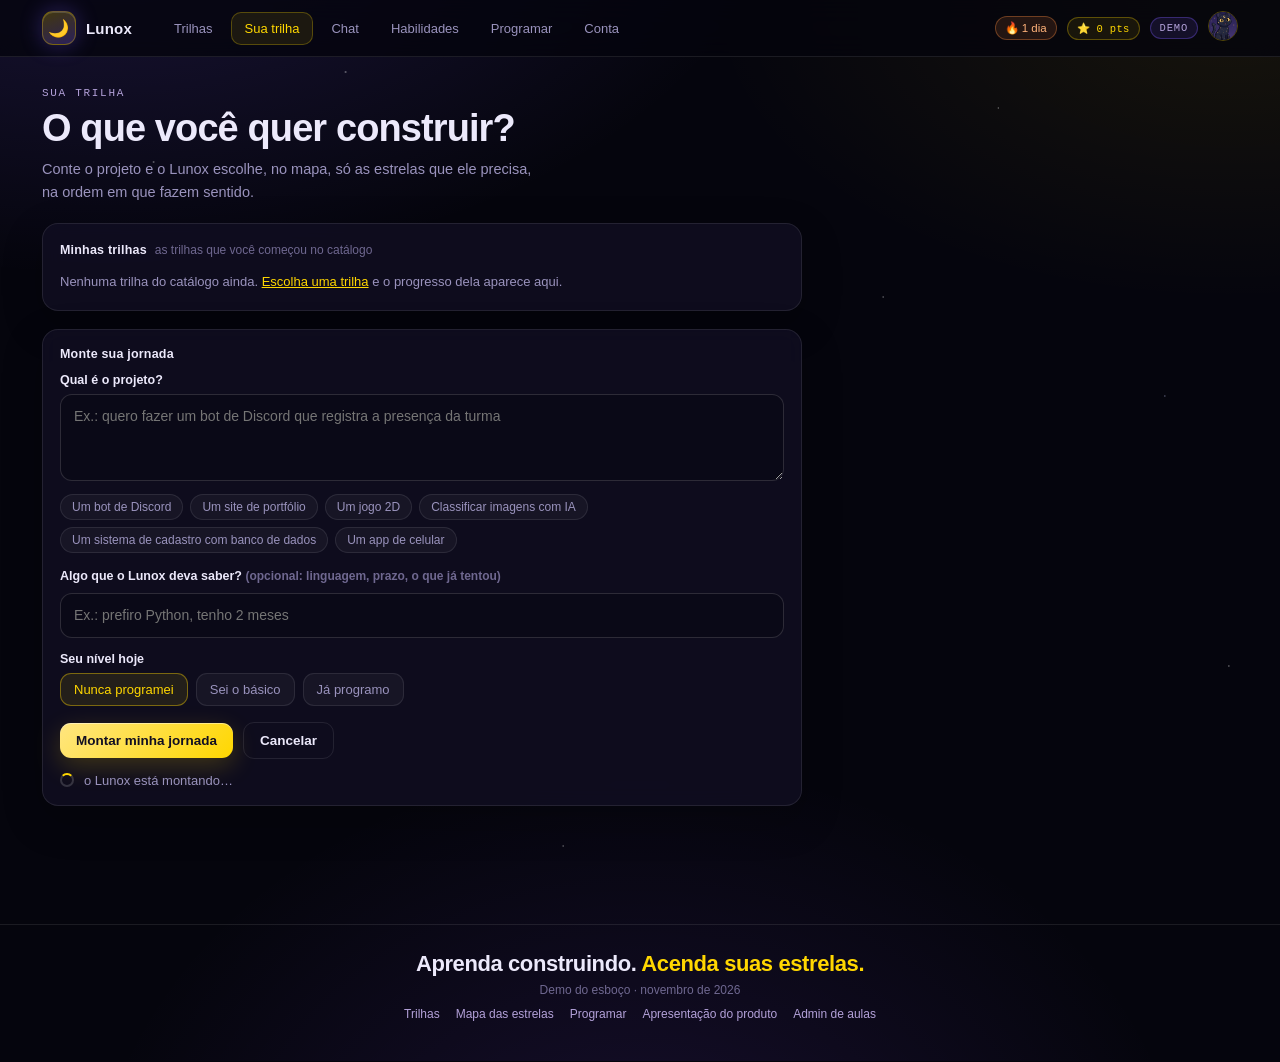
<file: sua-trilha.html>
<!DOCTYPE html>
<html lang="pt-BR">
<head>
<meta charset="UTF-8">
<meta name="viewport" content="width=device-width, initial-scale=1.0">
<title>Lunox — Sua trilha</title>
<meta name="description" content="A jornada do seu projeto: as estrelas que você precisa acender, na ordem certa, cada uma com a sua aula.">
<link rel="stylesheet" href="app.css">
<link rel="stylesheet" href="sua-trilha.css">
<link rel="stylesheet" href="conta.css">
</head>
<body>

<header id="topbar"></header>

<main class="page">

  <section class="trail-hero" style="margin-bottom:18px">
    <div>
      <div class="kicker">Sua trilha</div>
      <h1 id="jor-titulo">O que você quer construir?</h1>
      <p class="lead" id="jor-resumo">Conte o projeto e o Lunox escolhe, no mapa, só as estrelas que ele precisa, na ordem em que fazem sentido.</p>
    </div>
    <div class="trail-actions" id="jor-acoes"></div>
  </section>

  <section class="panel jor-minhas" id="jor-trilhas" hidden>
    <div class="panel-head">
      <span class="panel-title">Minhas trilhas</span>
      <span class="tiny">as trilhas que você começou no catálogo</span>
    </div>
    <div class="jor-minhas-lista" id="lista-trilhas-jor"></div>
  </section>

  <section class="panel jor-criar" id="jor-criar" hidden>
    <div class="panel-head">
      <span class="panel-title" id="criar-titulo">Monte sua jornada</span>
    </div>

    <label class="jor-label" for="projeto">Qual é o projeto?</label>
    <textarea class="jor-texto" id="projeto" rows="3" maxlength="400" placeholder="Ex.: quero fazer um bot de Discord que registra a presença da turma"></textarea>

    <div class="jor-sugs" id="jor-sugs"></div>

    <label class="jor-label" for="detalhes">Algo que o Lunox deva saber? <span class="tiny">(opcional: linguagem, prazo, o que já tentou)</span></label>
    <input class="jor-linha" id="detalhes" maxlength="200" autocomplete="off" placeholder="Ex.: prefiro Python, tenho 2 meses">

    <div class="jor-label">Seu nível hoje</div>
    <div class="jor-nivel" id="jor-nivel" role="radiogroup" aria-label="Seu nível"></div>

    <div class="row" style="margin-top:16px;gap:10px;flex-wrap:wrap">
      <button class="btn primary" type="button" id="btn-montar">Montar minha jornada</button>
      <button class="btn ghost" type="button" id="btn-cancelar" hidden>Cancelar</button>
    </div>

    <div class="jor-spin" id="jor-spin" hidden><span class="spin"></span><span id="jor-spin-txt">o Lunox está montando…</span></div>
    <div class="jor-aviso" id="jor-aviso" hidden></div>

    <div class="jor-pergunta" id="jor-pergunta" hidden>
      <div class="jor-pergunta-head"><span class="jor-pergunta-selo">O Lunox quer saber</span></div>
      <p class="jor-pergunta-txt" id="jor-pergunta-txt"></p>
      <label class="jor-label" for="resposta-ia">Sua resposta</label>
      <textarea class="jor-texto" id="resposta-ia" rows="3" maxlength="400" placeholder="Responda em uma frase para o Lunox terminar de montar a trilha"></textarea>
      <div class="row" style="margin-top:10px;gap:10px;flex-wrap:wrap">
        <button class="btn primary" type="button" id="btn-responder-ia">Responder e montar</button>
        <button class="btn ghost" type="button" id="btn-plano-local">Montar sem responder</button>
      </div>
    </div>

    <p class="tiny" id="criar-nota" style="margin:12px 0 0" hidden>A jornada atual só é trocada quando a nova ficar pronta.</p>
  </section>

  <section id="jor-avulsa" hidden></section>

  <section id="jor-lista" hidden>
    <div class="jor-progresso" id="jor-progresso"></div>
    <div id="jor-marcos"></div>
  </section>

</main>

<footer class="footer">
  <div class="big">Aprenda construindo. <span>Acenda suas estrelas.</span></div>
  <p>Demo do esboço · novembro de 2026</p>
  <div class="links">
    <a href="index.html">Trilhas</a>
    <a href="habilidades.html">Mapa das estrelas</a>
    <a href="programar.html">Programar</a>
    <a href="pitch.html">Apresentação do produto</a>
    <a href="admin.html">Admin de aulas</a>
  </div>
</footer>

<script src="app-core.js"></script>
<script src="estrelas-extra.js"></script>
<script src="estrelas-catalogo.js"></script>
<script src="aulas-yt.js"></script>
<script src="estrelas-conteudo.js"></script>
<script src="aulas-estrelas.js"></script>
<script src="sua-trilha.js"></script>
<script src="conta.js"></script>
</body>
</html>
</file>
<file: app.css>
/* ============================================================
   Lunox — app de 4 páginas
   ============================================================ */
:root{
  --bg:#05050d;
  --panel:rgba(18,16,36,.72);
  --panel2:rgba(10,9,22,.72);
  --line:rgba(255,255,255,.09);
  --line2:rgba(255,255,255,.14);
  --txt:#ece9fb;
  --dim:#9a93bd;
  --dim2:#6f6890;
  --gold:#ffd700;
  --gold2:#ffe680;
  --violet:#7c5cff;
  --purple:#b3a1d9;
  --ok:#4ade80;
  --danger:#fb7185;
  --radius:16px;
  --mono:ui-monospace,"Cascadia Code",Consolas,Menlo,monospace;
}

*{box-sizing:border-box}
html{scroll-behavior:smooth}
body{
  margin:0;color:var(--txt);min-height:100vh;overflow-x:hidden;
  font-family:ui-sans-serif,-apple-system,"Segoe UI",Roboto,sans-serif;
  background:
    radial-gradient(1100px 650px at 8% -12%, rgba(124,92,255,.20), transparent 62%),
    radial-gradient(900px 520px at 96% 0%, rgba(255,215,0,.075), transparent 58%),
    radial-gradient(900px 760px at 50% 116%, rgba(140,80,255,.14), transparent 62%),
    var(--bg);
}
body::before{
  content:"";position:fixed;inset:0;pointer-events:none;z-index:0;opacity:.45;
  background-image:
    radial-gradient(1.4px 1.4px at 12% 18%, #fff, transparent),
    radial-gradient(1.2px 1.2px at 78% 12%, #fff, transparent),
    radial-gradient(1.6px 1.6px at 38% 52%, #ffe9a8, transparent),
    radial-gradient(1.2px 1.2px at 91% 44%, #cfd4ff, transparent),
    radial-gradient(1.3px 1.3px at 6% 68%, #fff, transparent),
    radial-gradient(1.1px 1.1px at 61% 84%, #fff, transparent),
    radial-gradient(1.5px 1.5px at 27% 8%, #fff, transparent),
    radial-gradient(1.2px 1.2px at 69% 33%, #fff, transparent),
    radial-gradient(1.3px 1.3px at 96% 74%, #fff, transparent),
    radial-gradient(1.2px 1.2px at 44% 94%, #fff, transparent);
  animation:twinkle 7s ease-in-out infinite alternate;
}
@keyframes twinkle{from{opacity:.24}to{opacity:.56}}

a{color:inherit}
.wrap{position:relative;z-index:1;max-width:1240px;margin:0 auto;padding:0 22px}

/* ---------- topo ---------- */
.topbar{
  position:sticky;top:0;z-index:30;
  background:rgba(5,5,13,.78);backdrop-filter:blur(14px);
  border-bottom:1px solid var(--line);
}
.topbar-in{
  max-width:1240px;margin:0 auto;padding:11px 22px;
  display:flex;align-items:center;gap:18px;
}
.brand{display:flex;align-items:center;gap:10px;font-weight:700;letter-spacing:.2px;text-decoration:none;font-size:15px}
.brand .moon{
  width:34px;height:34px;border-radius:11px;display:grid;place-items:center;font-size:17px;
  background:linear-gradient(160deg,rgba(255,215,0,.24),rgba(124,92,255,.3));
  border:1px solid rgba(255,215,0,.3);
  box-shadow:0 0 22px rgba(124,92,255,.32), inset 0 1px 0 rgba(255,255,255,.15);
}
.tabs{display:flex;align-items:center;gap:4px;margin-left:10px;flex:1}
.tab{
  text-decoration:none;font-size:13px;color:var(--dim);padding:8px 13px;border-radius:10px;
  border:1px solid transparent;transition:.16s;white-space:nowrap;
}
.tab:hover{color:var(--txt);background:rgba(255,255,255,.05)}
.tab.ativo{
  color:var(--gold);background:rgba(255,215,0,.09);border-color:rgba(255,215,0,.26);
}
.top-meta{display:flex;align-items:center;gap:10px;margin-left:auto}
.badge-demo{
  font-size:10.5px;letter-spacing:.8px;text-transform:uppercase;color:var(--purple);
  border:1px solid rgba(124,92,255,.34);background:rgba(124,92,255,.12);
  padding:4px 9px;border-radius:999px;font-family:var(--mono);
}
.top-gato{width:30px;height:30px;border-radius:50%;object-fit:cover;border:1px solid rgba(255,215,0,.3)}

/* ---------- base de página ---------- */
.page{position:relative;z-index:1;max-width:1240px;margin:0 auto;padding:30px 22px 60px}
.kicker{font-size:11px;letter-spacing:1.7px;text-transform:uppercase;color:var(--purple);margin-bottom:9px;font-family:var(--mono)}
h1{font-size:clamp(26px,3.4vw,38px);letter-spacing:-.9px;line-height:1.1;margin:0 0 10px;font-weight:740}
h2{font-size:clamp(19px,2.2vw,24px);letter-spacing:-.4px;margin:0 0 8px;font-weight:700}
h3{font-size:15.5px;margin:0 0 6px}
.lead{color:var(--dim);font-size:14.5px;line-height:1.62;margin:0;max-width:70ch}
.muted{color:var(--dim)}
.tiny{font-size:12px;color:var(--dim2);line-height:1.6}
.row{display:flex;align-items:center;gap:10px;flex-wrap:wrap}
.stack{display:flex;flex-direction:column;gap:14px}

/* ---------- botões ---------- */
.btn{
  display:inline-flex;align-items:center;justify-content:center;gap:8px;
  border:1px solid var(--line);background:rgba(255,255,255,.05);color:var(--txt);
  font-size:13.5px;font-weight:640;padding:10px 16px;border-radius:11px;cursor:pointer;
  text-decoration:none;transition:.16s;font-family:inherit;white-space:nowrap;
}
.btn:hover{background:rgba(255,255,255,.1);transform:translateY(-1px)}
.btn.primary{
  color:#120f22;border:0;background:linear-gradient(135deg,var(--gold2),var(--gold));
  box-shadow:0 8px 26px rgba(255,215,0,.2), inset 0 1px 0 rgba(255,255,255,.45);
}
.btn.primary:hover{filter:brightness(1.06)}
.btn.ghost{background:transparent}
.btn.small{padding:7px 12px;font-size:12.5px;border-radius:9px}
.btn.danger{color:var(--danger);border-color:rgba(251,113,133,.28);background:rgba(251,113,133,.08)}
.btn:disabled{opacity:.42;cursor:not-allowed;transform:none;filter:none}
.link{color:var(--purple);text-decoration:none;font-size:13px}
.link:hover{color:var(--gold)}

/* ---------- painéis ---------- */
.panel{
  background:var(--panel);border:1px solid var(--line);border-radius:var(--radius);
  padding:17px;backdrop-filter:blur(10px);box-shadow:0 14px 40px rgba(0,0,0,.22);
}
.panel-head{display:flex;align-items:center;gap:9px;margin-bottom:12px}
.panel-title{font-size:12.5px;font-weight:700;letter-spacing:.2px}
.panel-title .count{color:var(--dim2);font-weight:500;margin-left:5px}
.panel-sub{font-size:11.5px;color:var(--dim2);margin:-6px 0 12px}
.panel + .panel{margin-top:14px}

.chip{
  display:inline-flex;align-items:center;gap:6px;font-size:11.5px;padding:4px 9px;border-radius:999px;
  background:rgba(255,255,255,.05);border:1px solid var(--line);color:var(--dim);
}
.chip.gold{color:var(--gold);border-color:rgba(255,215,0,.3);background:rgba(255,215,0,.09)}
.chip.violet{color:#c9bafd;border-color:rgba(124,92,255,.35);background:rgba(124,92,255,.14)}
.chip.ok{color:#8ef0b4;border-color:rgba(74,222,128,.34);background:rgba(74,222,128,.1)}
.chip.dim{color:var(--dim2)}
.chip.ofensiva{color:#ffb27a;border-color:rgba(255,140,64,.35);background:rgba(255,140,64,.12)}
.chip.pontos{color:var(--gold);border-color:rgba(255,215,0,.3);background:rgba(255,215,0,.08);font-family:var(--mono);font-size:10.5px;letter-spacing:.3px}
.chip .dot{width:6px;height:6px;border-radius:50%;background:currentColor}

.progress{height:7px;border-radius:99px;background:rgba(255,255,255,.07);overflow:hidden;flex:1;min-width:120px}
.progress i{display:block;height:100%;width:0;border-radius:99px;background:linear-gradient(90deg,var(--violet),var(--gold));transition:width .45s}

/* ---------- trilha ---------- */
.trail-hero{display:flex;align-items:flex-end;gap:22px;flex-wrap:wrap;margin-bottom:22px}
.trail-hero h1{margin-bottom:8px}
.trail-hero .lead{max-width:62ch}
.trail-meta{display:flex;gap:8px;flex-wrap:wrap;margin-top:13px}
.trail-actions{display:flex;gap:10px;flex-wrap:wrap;margin-left:auto;align-items:center}

.app-grid{display:grid;grid-template-columns:302px minmax(0,1fr);gap:20px;align-items:start}
.aside{display:flex;flex-direction:column;gap:14px;position:sticky;top:84px}

.trail-list{display:flex;flex-direction:column;gap:7px}
.trail-item{
  display:flex;align-items:center;gap:9px;width:100%;text-align:left;cursor:pointer;
  border:1px solid transparent;background:rgba(255,255,255,.025);border-radius:11px;
  padding:10px 11px;color:var(--txt);font-family:inherit;transition:.16s;
}
.trail-item:hover{background:rgba(255,255,255,.06);border-color:var(--line2)}
.trail-item.ativo{background:rgba(255,215,0,.07);border-color:rgba(255,215,0,.28)}
.ti-info{min-width:0;flex:1}
.ti-name{display:block;font-size:13px;font-weight:640;white-space:nowrap;overflow:hidden;text-overflow:ellipsis}
.ti-meta{display:block;font-size:11px;color:var(--dim2);margin-top:2px}
.ti-check{color:var(--gold);font-size:13px}
.ti-del{
  border:0;background:transparent;color:var(--dim2);cursor:pointer;font-size:13px;
  padding:3px 5px;border-radius:6px; opacity:0; transition:.15s;
}
.trail-item:hover .ti-del{opacity:1}
.ti-del:hover{color:var(--danger);background:rgba(251,113,133,.1)}
.trail-item.jornada-item{text-decoration:none;background:rgba(124,92,255,.09);border-color:rgba(124,92,255,.26)}
.trail-item.jornada-item:hover{background:rgba(124,92,255,.15);border-color:rgba(124,92,255,.4)}
.trail-item.jornada-item .ti-meta{color:#a99be0}
.novo-btn{width:100%;margin-top:10px;justify-content:center}

.progress-line{display:flex;align-items:center;gap:12px;margin-bottom:14px;font-size:12.5px;color:var(--dim)}
.progress-line b{color:var(--gold)}

.aula-card{
  background:var(--panel);border:1px solid var(--line);border-radius:15px;
  margin-bottom:12px;overflow:hidden;transition:.18s;
}
.aula-card:hover{border-color:var(--line2)}
.aula-card.skip{border-style:dashed;border-color:rgba(74,222,128,.35);background:rgba(74,222,128,.035)}
.aula-card.aberta{border-color:rgba(124,92,255,.36)}
.aula-head{display:flex;align-items:center;gap:12px;padding:14px 16px;cursor:pointer}
.aula-num{
  flex:0 0 auto;width:30px;height:30px;border-radius:9px;display:grid;place-items:center;
  font-size:12.5px;font-weight:700;color:var(--gold);font-family:var(--mono);
  background:rgba(255,215,0,.11);border:1px solid rgba(255,215,0,.26);
}
.aula-card.skip .aula-num{color:#8ef0b4;background:rgba(74,222,128,.1);border-color:rgba(74,222,128,.3)}
.aula-title{flex:1;min-width:0}
.aula-title h3{margin:0 0 4px;font-size:14.5px}
.aula-tags{display:flex;gap:6px;flex-wrap:wrap;align-items:center}
.aula-chev{color:var(--dim2);font-size:11px;transition:.2s;margin-left:4px}
.aula-card.aberta .aula-chev{transform:rotate(180deg)}
.aula-body{display:none;padding:0 16px 15px}
.aula-card.aberta .aula-body{display:block}
.conceito{color:var(--dim);font-size:13px;line-height:1.6;margin:0 0 12px}
.passos{list-style:none;margin:0;padding:0;display:flex;flex-direction:column;gap:8px}
.passo{
  display:flex;gap:11px;align-items:flex-start;padding:10px 11px;border-radius:10px;
  background:rgba(0,0,0,.22);border:1px solid rgba(255,255,255,.055);
}
.passo .p-n{
  flex:0 0 auto;width:21px;height:21px;border-radius:6px;display:grid;place-items:center;
  font-size:10.5px;font-family:var(--mono);color:var(--purple);
  background:rgba(124,92,255,.14);border:1px solid rgba(124,92,255,.28);
}
.passo .p-body{flex:1;min-width:0}
.passo .p-label{display:block;font-size:10.5px;letter-spacing:.8px;text-transform:uppercase;color:var(--purple);margin-bottom:3px;font-family:var(--mono)}
.passo .p-txt{font-size:12.8px;line-height:1.5;color:#cfc9e8}
.passo .p-act{flex:0 0 auto;align-self:center}
.why{
  margin-top:11px;font-size:12.3px;color:#b9b2d6;background:rgba(0,0,0,.24);
  border-left:2px solid rgba(255,215,0,.5);padding:8px 11px;border-radius:0 8px 8px 0;
}
.aula-foot{display:flex;align-items:center;gap:10px;flex-wrap:wrap;margin-top:11px}
.aula-foot .spacer{flex:1}
.passos-dots{display:flex;gap:5px}
.dot-step{width:7px;height:7px;border-radius:50%;background:rgba(255,255,255,.14)}
.dot-step.on{background:var(--ok);box-shadow:0 0 7px rgba(74,222,128,.6)}
.dot-step.on.gold{background:var(--gold);box-shadow:0 0 7px rgba(255,215,0,.6)}

.check-lida{display:inline-flex;align-items:center;gap:7px;font-size:12px;color:var(--dim);cursor:pointer}
.check-lida input{accent-color:var(--gold)}

/* ---------- modal ---------- */
.modal{
  border:1px solid var(--line2);border-radius:20px;background:#0b0918;color:var(--txt);
  padding:22px;max-width:760px;width:calc(100% - 36px);box-shadow:0 30px 90px rgba(0,0,0,.6);
}
.modal::backdrop{background:rgba(3,3,10,.72);backdrop-filter:blur(4px)}
.modal h2{margin-bottom:4px}
.modal .lead{font-size:13px;margin-bottom:16px}
.preset-grid{display:grid;grid-template-columns:1fr 1fr;gap:11px}
.preset{
  text-align:left;border:1px solid var(--line);background:rgba(255,255,255,.03);border-radius:13px;
  padding:14px;cursor:pointer;color:var(--txt);font-family:inherit;transition:.16s;
}
.preset:hover{border-color:rgba(124,92,255,.5);background:rgba(124,92,255,.09)}
.preset .p-ic{font-size:17px}
.preset h3{font-size:13.5px;margin:7px 0 3px}
.preset p{font-size:11.5px;color:var(--dim);margin:0 0 8px;line-height:1.45}
.preset .p-stars{font-size:11px;color:var(--dim2)}
.modal .fechar{position:absolute;top:12px;right:14px;border:0;background:transparent;color:var(--dim);font-size:19px;cursor:pointer}

/* ---------- chat ---------- */
.chat-layout{display:grid;grid-template-columns:minmax(0,1fr) 330px;gap:20px;align-items:start}
.chat-box{
  display:flex;flex-direction:column;height:calc(100vh - 240px);min-height:480px;min-width:0;
  background:var(--panel);border:1px solid var(--line);border-radius:18px;overflow:hidden;
}
@supports (height:100dvh){
  .chat-box{height:calc(100dvh - 240px)}
}
.chat-head{display:flex;align-items:center;gap:10px;padding:12px 16px;border-bottom:1px solid var(--line)}
.chat-head>div{min-width:0;flex:1 1 auto}
.chat-head .st{min-width:0}
.chat-avatar{width:34px;height:34px;border-radius:50%;object-fit:cover;border:1px solid rgba(255,215,0,.28);background:#141029}
.chat-head .who{font-size:13.5px;font-weight:650}
.chat-head .st{font-size:11px;color:var(--dim2);display:flex;align-items:center;gap:5px;margin-top:1px}
.chat-head .st .dot{width:6px;height:6px;border-radius:50%;background:var(--ok);box-shadow:0 0 8px var(--ok)}
.chat-head .mode{margin-left:auto;font-size:11px;padding:4px 9px;border-radius:999px;border:1px solid var(--line);background:rgba(255,255,255,.05);color:var(--dim)}
.chat-head .mode.real{color:var(--gold);border-color:rgba(255,215,0,.35);background:rgba(255,215,0,.1)}
.chat-log{flex:1;overflow:auto;padding:16px;display:flex;flex-direction:column;gap:10px;scroll-behavior:smooth}
.msg{max-width:86%;padding:11px 14px;border-radius:14px;font-size:13.4px;line-height:1.58;white-space:pre-wrap}
.msg.lunox{background:rgba(124,92,255,.15);border:1px solid rgba(124,92,255,.26);border-bottom-left-radius:5px;align-self:flex-start}
.msg.user{background:rgba(255,255,255,.08);border:1px solid var(--line);border-bottom-right-radius:5px;align-self:flex-end}
.msg.typing{color:var(--dim);font-style:italic}
.msg .layer-tag{display:block;margin-top:7px;font-size:10px;letter-spacing:.6px;text-transform:uppercase;color:var(--dim2);font-family:var(--mono)}
.chat-compose{border-top:1px solid var(--line);padding:11px}
.sugestoes{display:flex;gap:6px;flex-wrap:wrap;margin-bottom:9px}
.sug{font-size:11.5px;padding:5px 10px;border-radius:999px;cursor:pointer;font-family:inherit;
  background:rgba(255,255,255,.04);border:1px solid var(--line);color:var(--dim);transition:.15s}
.sug:hover{color:var(--txt);border-color:rgba(124,92,255,.5);background:rgba(124,92,255,.12)}
.chat-input-row{display:flex;gap:8px;min-width:0}
.chat-input{
  flex:1;min-width:0;background:rgba(0,0,0,.34);border:1px solid var(--line);border-radius:11px;
  padding:11px 13px;color:var(--txt);font-size:13.5px;outline:0;font-family:inherit;
}
.chat-input:focus{border-color:rgba(124,92,255,.55)}
.chat-send{border:0;border-radius:11px;padding:0 18px;font-weight:700;font-size:13px;cursor:pointer;
  color:#120f22;background:linear-gradient(135deg,var(--gold2),var(--gold))}

.trail-card{
  border:1px solid rgba(255,215,0,.28);border-radius:13px;padding:13px;margin-top:10px;
  background:linear-gradient(160deg,rgba(255,215,0,.08),rgba(124,92,255,.07));
}
.tc-head{display:flex;align-items:center;gap:8px;margin-bottom:8px}
.tc-head b{font-size:13.5px}
.tc-aulas{list-style:none;margin:0 0 10px;padding:0;display:flex;flex-direction:column;gap:5px}
.tc-aulas li{font-size:12px;color:#cfc9e8;display:flex;gap:7px;align-items:flex-start}
.tc-aulas .n{font-family:var(--mono);font-size:10px;color:var(--gold);margin-top:2px}
.tc-stars{font-size:11px;color:var(--dim2);margin-bottom:9px}

.switch{display:flex;align-items:center;gap:10px;font-size:12.5px;color:var(--dim);cursor:pointer}
.switch input{appearance:none;width:38px;height:21px;border-radius:99px;background:rgba(255,255,255,.12);border:1px solid var(--line);position:relative;cursor:pointer;transition:.2s;flex:0 0 auto}
.switch input:checked{background:rgba(255,215,0,.35);border-color:rgba(255,215,0,.5)}
.switch input::after{content:"";position:absolute;top:2px;left:2px;width:15px;height:15px;border-radius:50%;background:#fff;transition:.2s}
.switch input:checked::after{left:19px}

.lembra{display:flex;flex-direction:column;gap:7px;font-size:12.3px;color:var(--dim)}
.lembra b{color:var(--txt);font-weight:600}
.mini-trails{display:flex;flex-direction:column;gap:6px}
.mini-trail{display:flex;align-items:center;gap:8px;font-size:12px;color:var(--dim);padding:6px 8px;border-radius:8px;background:rgba(255,255,255,.03)}
.mini-trail.ativo{color:var(--gold);background:rgba(255,215,0,.07)}

/* ---------- habilidades ---------- */
.skills-layout{display:grid;grid-template-columns:minmax(0,1fr) 340px;gap:20px;align-items:start}
.map-panel{padding:13px;overflow:hidden}
.map-toolbar{display:flex;align-items:center;gap:8px;flex-wrap:wrap;margin-bottom:10px}
.map-toolbar .spacer{flex:1}
.seg{display:flex;background:rgba(0,0,0,.28);border:1px solid var(--line);border-radius:9px;padding:2px}
.seg button{border:0;background:transparent;color:var(--dim);font-size:11.5px;padding:5px 10px;border-radius:7px;cursor:pointer;font-family:inherit}
.seg button.on{background:rgba(255,215,0,.14);color:var(--gold)}
.zoom-btn{width:29px;height:29px;padding:0;font-size:14px;display:grid;place-items:center}
.map-legend{display:flex;gap:6px;flex-wrap:wrap;margin-bottom:10px}
.legend-item{
  display:inline-flex;align-items:center;gap:5px;font-size:10.5px;color:var(--dim);
  padding:3px 7px;border-radius:999px;border:1px solid var(--line);background:rgba(255,255,255,.03);cursor:pointer;font-family:inherit;
}
.legend-item:hover{color:var(--txt);border-color:var(--line2)}
.legend-item.on{color:var(--txt);border-color:var(--line2);background:rgba(255,255,255,.07)}
.legend-item i{width:6px;height:6px;border-radius:50%;display:block}

.map-viewport{
  overflow:auto;max-height:66vh;border:1px solid var(--line);border-radius:13px;
  background:linear-gradient(#0f0a2b,#1b1338 55%,#241a4a);
  padding:6px;
}
.mapa{transform-origin:0 0;min-width:100%}
.mapa svg{display:block;width:100%;height:auto;transition:width .18s}
.mapa .star{transition:opacity .25s, filter .25s}
.mapa .star.fora{opacity:.13}
.mapa.completo .star.fora{opacity:.62}
.mapa .star.mvp{opacity:1;filter:drop-shadow(0 0 2.5px rgba(255,232,170,.85))}
.mapa .star.acesa{filter:drop-shadow(0 0 6px rgba(255,215,0,.95)) brightness(1.35)}
.mapa .star.sel{filter:drop-shadow(0 0 7px #fff) brightness(1.5)}
.mapa .star.filtro-fora{opacity:.05}
.map-hint{display:flex;align-items:center;gap:7px;font-size:11.5px;color:var(--dim2);margin-top:8px}
.map-hint .dot{width:6px;height:6px;border-radius:50%;background:var(--gold);box-shadow:0 0 8px var(--gold)}

.star-detail .sd-top{display:flex;align-items:flex-start;gap:9px;margin-bottom:8px}
.sd-icon{font-size:22px;line-height:1}
.star-detail h3{margin:0 0 3px;font-size:15px}
.sd-meta{display:flex;gap:6px;flex-wrap:wrap;margin-bottom:10px}
.sd-why{font-size:12.3px;color:var(--dim);line-height:1.55;margin:0 0 12px}
.sd-empty{font-size:12.5px;color:var(--dim2);line-height:1.6}

.mvp-list{display:flex;flex-direction:column;gap:5px}
.mvp-item{
  display:flex;align-items:center;gap:8px;font-size:12px;padding:6px 8px;border-radius:8px;
  color:var(--dim);background:rgba(255,255,255,.025);border:1px solid transparent;cursor:pointer;font-family:inherit;text-align:left;
}
.mvp-item:hover{background:rgba(255,255,255,.05);border-color:var(--line)}
.mvp-item.on{color:var(--gold);background:rgba(255,215,0,.07);border-color:rgba(255,215,0,.22)}
.mvp-item.sel{border-color:rgba(255,215,0,.38);background:rgba(255,215,0,.1)}
.mvp-item .s{font-size:12px;filter:grayscale(1);opacity:.45}
.mvp-item.on .s{filter:none;opacity:1;text-shadow:0 0 10px rgba(255,215,0,.8)}
.mvp-item.sel .s{filter:none;opacity:1}
.mvp-item .st{margin-left:auto;font-size:10px;color:var(--dim2)}

.teste-box{
  margin-top:12px;padding:12px;border-radius:11px;border:1px solid rgba(255,215,0,.28);
  background:rgba(255,215,0,.055);
}
.teste-box .q{font-size:12.8px;line-height:1.5;margin-bottom:10px}
.teste-box .row{gap:7px}
.teste-box .prog{font-size:10.5px;color:var(--dim2);margin-bottom:7px;font-family:var(--mono)}

.pet-mini{text-align:center}
.pet-mini img{width:62%;filter:drop-shadow(0 10px 24px rgba(124,92,255,.5));transition:.4s}
.pet-mini .cap{font-size:11.5px;color:var(--dim);margin-top:5px}

/* ---------- programar ---------- */
.work-layout{display:grid;grid-template-columns:352px minmax(0,1fr);gap:20px;align-items:start}
.ctx-bar{display:flex;align-items:center;gap:9px;flex-wrap:wrap;margin-bottom:16px}
.ctx-bar select{
  background:rgba(0,0,0,.3);border:1px solid var(--line);border-radius:9px;padding:8px 10px;
  color:var(--txt);font-size:12.5px;font-family:inherit;outline:0;max-width:280px;
}
.ctx-bar select:focus{border-color:rgba(124,92,255,.55)}
.passo-badge{font-size:11px;padding:4px 9px;border-radius:999px;border:1px solid rgba(124,92,255,.34);background:rgba(124,92,255,.12);color:#c9bafd;font-family:var(--mono)}

.ex-panel .ex-title{font-size:15px;margin:0 0 7px}
.ex-enunciado{font-size:13px;line-height:1.6;color:#cfc9e8;margin:0 0 12px}
.ex-enunciado code{font-family:var(--mono);font-size:12px;background:rgba(255,255,255,.07);padding:1px 5px;border-radius:5px}
.reqs{list-style:none;margin:0 0 12px;padding:0;display:flex;flex-direction:column;gap:6px}
.reqs li{font-size:12.2px;color:var(--dim);display:flex;gap:7px;align-items:flex-start;line-height:1.45}
.reqs .m{color:var(--purple);flex:0 0 auto;font-size:11px;margin-top:1px}
details.dica{border-top:1px solid var(--line);padding-top:10px;margin-top:2px}
details.dica summary{cursor:pointer;font-size:12px;color:var(--purple);list-style:none}
details.dica summary::-webkit-details-marker{display:none}
details.dica p{font-size:12.2px;color:var(--dim);line-height:1.6;margin:8px 0 0}

.editor-panel{padding:0;overflow:hidden}
.ed-toolbar{display:flex;align-items:center;gap:8px;padding:10px 12px;border-bottom:1px solid var(--line);background:rgba(0,0,0,.2)}
.ed-file{font-family:var(--mono);font-size:11.5px;color:var(--dim);display:flex;align-items:center;gap:7px}
.ed-file .dot{width:6px;height:6px;border-radius:50%;background:var(--violet)}
.ed-toolbar .spacer{flex:1}
.ed-tabs{display:flex;gap:2px;padding:0 10px;border-bottom:1px solid var(--line);background:rgba(0,0,0,.14);overflow-x:auto}
.ed-tabs[hidden]{display:none}
.ed-tab{
  background:transparent;border:0;border-bottom:2px solid transparent;color:var(--dim2);
  font-family:var(--mono);font-size:11.5px;padding:8px 10px;cursor:pointer;white-space:nowrap;
}
.ed-tab:hover{color:var(--txt)}
.ed-tab.on{color:var(--txt);border-bottom-color:var(--violet)}
.ed-tab .p{color:var(--violet);font-size:9px;margin-left:4px;vertical-align:middle}
.editor{display:flex;background:rgba(0,0,0,.3);min-height:270px;max-height:46vh}
.lines{
  flex:0 0 auto;padding:12px 8px 12px 10px;text-align:right;font-family:var(--mono);font-size:12.5px;
  line-height:1.65;color:#4c4670;user-select:none;border-right:1px solid rgba(255,255,255,.05);
  overflow:hidden;background:rgba(0,0,0,.16);white-space:pre;min-width:3ch;
}
.code{
  flex:1;width:100%;border:0;outline:0;resize:none;background:transparent;color:#e7e3ff;
  font-family:var(--mono);font-size:12.5px;line-height:1.65;padding:12px 14px;
  tab-size:2;white-space:pre;overflow:auto;
}

.out-grid{display:grid;grid-template-columns:1fr 1fr;gap:14px;margin-top:14px;align-items:start}
.tests{display:flex;flex-direction:column;gap:6px}
.test-row{display:flex;gap:8px;align-items:flex-start;font-size:12.2px;line-height:1.45;color:var(--dim)}
.test-row .m{flex:0 0 auto;font-size:11px;margin-top:1px}
.test-row.ok{color:#a9d9bd}
.test-row.ok .m{color:var(--ok)}
.test-row.bad{color:#e6a6b0}
.test-row.bad .m{color:var(--danger)}
.console{
  font-family:var(--mono);font-size:11.5px;line-height:1.6;color:#c8c2e6;background:rgba(0,0,0,.32);
  border:1px solid var(--line);border-radius:10px;padding:10px;min-height:92px;max-height:180px;overflow:auto;white-space:pre-wrap;
}
.console .prompt{color:var(--dim2)}

/* ---------------- desafio em tela cheia ---------------- */
.df-overlay{position:fixed;inset:0;z-index:120;background:#0b0a14;padding:12px;display:flex;flex-direction:column}
.df-overlay[hidden]{display:none}
.df-shell{display:flex;flex-direction:column;height:100%;min-height:0;border:1px solid var(--line);border-radius:14px;overflow:hidden;background:var(--bg)}
.df-head{display:flex;align-items:center;gap:10px;padding:10px 14px;border-bottom:1px solid var(--line);background:rgba(0,0,0,.25);flex:0 0 auto}
.df-head .df-kicker{font-family:var(--mono);font-size:10px;letter-spacing:1px;text-transform:uppercase;color:var(--violet)}
.df-head b{font-size:14px;line-height:1.3}
.df-head .spacer{flex:1}
.df-grid{flex:1;display:grid;grid-template-columns:minmax(0,1.05fr) minmax(0,.95fr);gap:12px;padding:12px;min-height:0}
.df-col{display:flex;flex-direction:column;min-height:0;gap:10px}
.df-comentario{
  margin:0;flex:0 0 auto;max-height:34%;overflow:auto;white-space:pre;
  font-family:var(--mono);font-size:12px;line-height:1.6;color:#8f88bd;
  background:rgba(124,92,255,.07);border:1px solid rgba(124,92,255,.24);
  border-radius:10px;padding:10px 12px;
}
.df-editor-host{flex:1;min-height:0;display:flex}
.df-editor-host .editor-panel{display:flex;flex-direction:column;width:100%;min-height:0;border:1px solid var(--line);border-radius:12px;background:var(--panel)}
.df-editor-host .editor{flex:1;min-height:0;max-height:none}
.df-editor-host .code{height:100%}
.df-terminal{flex:1;min-height:0;display:flex;flex-direction:column}
.df-terminal .out-grid{grid-template-columns:1fr;margin-top:0;gap:10px;flex:1;min-height:0;align-items:stretch}
.df-terminal .out-grid>.panel{display:flex;flex-direction:column;min-height:0}
.df-terminal .out-grid>.panel:first-child{flex:1}
.df-terminal .tests{overflow:auto;flex:1}
.df-terminal .console{flex:1;max-height:none;min-height:120px}
body.df-aberto{overflow:hidden}
@media (max-width:860px){
  .df-grid{grid-template-columns:1fr;overflow:auto}
  .df-col{min-height:340px}
  .df-comentario{max-height:24vh}
}

.ia-panel{margin-top:14px}
.ia-head{display:flex;align-items:center;gap:9px;margin-bottom:8px}
.ia-head b{font-size:13.5px}
.ia-head .mode{margin-left:auto;font-size:10px;color:var(--dim2);font-family:var(--mono)}
.ia-desc{font-size:12.3px;color:var(--dim);line-height:1.55;margin:0 0 11px}
.ia-answer{
  display:none;margin-top:12px;padding:13px;border-radius:11px;
  border:1px solid rgba(124,92,255,.3);background:rgba(124,92,255,.08);
  font-size:12.8px;line-height:1.65;color:#ddd8f6;white-space:pre-wrap;
}
.ia-answer.show{display:block}
.ia-answer .who{display:block;font-size:10px;letter-spacing:.8px;text-transform:uppercase;color:var(--purple);margin-bottom:6px;font-family:var(--mono)}
.ia-spin{display:none;align-items:center;gap:9px;margin-top:12px;font-size:12.5px;color:var(--dim)}
.ia-spin.show{display:flex}
.spin{width:14px;height:14px;border-radius:50%;border:2px solid rgba(255,255,255,.16);border-top-color:var(--gold);animation:spin .8s linear infinite}
@keyframes spin{to{transform:rotate(360deg)}}

.refino{margin-top:12px;border-top:1px solid var(--line);padding-top:12px}
.refino textarea{
  width:100%;min-height:86px;background:rgba(0,0,0,.3);border:1px solid var(--line);border-radius:10px;
  padding:10px 12px;color:var(--txt);font-size:12.5px;font-family:inherit;line-height:1.55;outline:0;resize:vertical;
}
.refino textarea:focus{border-color:rgba(124,92,255,.55)}
.verdict{display:none;margin-top:9px;font-size:12.5px;line-height:1.55;padding:10px 12px;border-radius:9px;border:1px solid var(--line)}
.verdict.show{display:block}
.verdict.ok{border-color:rgba(74,222,128,.35);background:rgba(74,222,128,.08);color:#a9e9c1}
.verdict.no{border-color:rgba(251,113,133,.32);background:rgba(251,113,133,.07);color:#f0b7bf}

.work-foot{display:flex;align-items:center;gap:10px;flex-wrap:wrap;margin-top:14px}
.work-foot .spacer{flex:1}

/* ---------- footer ---------- */
.footer{
  position:relative;z-index:1;border-top:1px solid var(--line);margin-top:36px;
  padding:26px 22px 40px;text-align:center;
}
.footer .big{font-size:clamp(17px,2.2vw,22px);font-weight:720;letter-spacing:-.4px;margin-bottom:6px}
.footer .big span{color:var(--gold)}
.footer p{color:var(--dim2);font-size:12px;margin:0 0 10px}
.footer a{color:var(--purple);text-decoration:none;font-size:12px}
.footer a:hover{color:var(--gold)}
.footer .links{display:flex;gap:16px;justify-content:center;flex-wrap:wrap}

/* ---------- responsivo ---------- */
@media (max-width:1020px){
  .app-grid,.skills-layout,.work-layout,.chat-layout{grid-template-columns:1fr}
  .aside{position:static;order:2}
  .trail-actions{margin-left:0}
  .chat-box{height:70vh}
  .out-grid{grid-template-columns:1fr}
  .map-viewport{max-height:56vh}
}
@media (max-width:760px){
  .topbar-in{padding:8px 12px;gap:8px;flex-wrap:wrap}
  .brand{font-size:15px}
  .tabs{order:3;width:100%;flex:1 1 100%;overflow-x:auto;overflow-y:hidden;margin-left:0;padding-bottom:2px;
    -webkit-overflow-scrolling:touch;scrollbar-width:none}
  .tabs::-webkit-scrollbar{display:none}
  .tab{flex:none;padding:7px 11px;font-size:12px;white-space:nowrap}
  .top-meta{gap:6px}
  .top-meta .chip.ofensiva,.top-meta .chip.pontos{font-size:10px;padding:3px 7px}
  .top-meta .badge-demo{display:none}
  .page{padding:18px 13px 40px}
  .trail-hero{gap:14px;margin-bottom:16px}
  .trail-hero h1{font-size:clamp(24px,7vw,34px)}
  .trail-hero .lead{font-size:13.5px}
  .trail-actions{width:100%}
  .trail-actions .btn{flex:1 1 auto;justify-content:center}
  .preset-grid{grid-template-columns:1fr}
  .aula-head{padding:12px}
  .aula-body{padding:0 12px 13px}
  .passo{flex-wrap:wrap}
  .passo .p-act{width:100%}
  .passo .p-act .btn{width:100%}
  .trail-hero{padding-top:4px}
  .aside{order:2}
  .panel{padding:14px}
  .progress-line{flex-wrap:wrap;gap:8px}
  .trail-item{flex-wrap:wrap}
  .ti-name{white-space:normal}
  .ti-del{opacity:1}

  /* chat no celular */
  .chat-layout{display:flex;flex-direction:column;gap:14px;align-items:stretch}
  .chat-box{height:auto;min-height:0;border-radius:16px}
  .chat-head{padding:10px 13px;flex-wrap:wrap;row-gap:6px}
  .chat-head>div{flex:1 1 120px}
  .chat-head .mode{font-size:10px;padding:3px 8px}
  .chat-log{padding:13px;gap:9px;min-height:46vh;max-height:60dvh}
  .msg{max-width:94%;font-size:14px;padding:10px 12px}
  .chat-compose{padding:10px}
  .sugestoes{gap:5px;margin-bottom:8px}
  .sug{font-size:11px;padding:5px 9px}
  .chat-input{font-size:16px;padding:12px 13px}
  .chat-send{padding:0 15px;font-size:14px}
  .trail-card .row .btn{flex:1 1 auto}
  .footer{padding:22px 14px 34px}
  .footer .links{gap:10px}
}
@media (max-width:420px){
  .tab{padding:6px 9px;font-size:11.5px}
  .msg{max-width:97%}
}
</file>
<file: conta.css>
/* Conta — login leve + sync. Usa as variáveis de app.css */

.conta-grid{display:grid;grid-template-columns:repeat(auto-fit,minmax(280px,1fr));gap:14px;max-width:900px}
.conta-card{max-width:none}
.conta-campo{display:block;margin:0 0 12px}
.conta-campo > span{display:block;font-size:11.5px;font-weight:700;color:var(--dim);margin-bottom:6px}
.conta-campo input{
  width:100%;box-sizing:border-box;background:var(--panel2);color:var(--txt);
  border:1px solid var(--line2);border-radius:11px;padding:11px 13px;
  font:inherit;font-size:14px;
}
.conta-campo input:focus{outline:none;border-color:rgba(255,215,0,.45);box-shadow:0 0 0 3px rgba(255,215,0,.08)}
.conta-campo input:invalid:not(:placeholder-shown){border-color:rgba(251,113,133,.45)}

.conta-erro{
  margin:0 0 10px;font-size:12.5px;line-height:1.5;color:var(--danger);
  background:rgba(251,113,133,.08);border:1px solid rgba(251,113,133,.25);
  border-radius:10px;padding:8px 11px;
}

.conta-nota{font-size:12.5px;line-height:1.6;color:var(--dim2);max-width:76ch}
.conta-logado .conta-nota{margin:10px 0 14px}
.conta-sync{
  margin:0;font-family:var(--mono);font-size:11.5px;color:var(--gold);
  border:1px solid rgba(255,215,0,.28);background:rgba(255,215,0,.06);
  border-radius:999px;padding:4px 11px;display:inline-block;
}
.conta-acoes{display:flex;gap:8px;flex-wrap:wrap}
.conta-apagar{border-top:1px dashed var(--line2);margin-top:14px;padding-top:14px}
.conta-apagar p{font-size:12.5px;color:var(--dim);line-height:1.55}

.conta-chip{color:var(--gold2);text-decoration:none;font-size:11.5px}
.conta-chip:hover{color:var(--gold);border-color:rgba(255,215,0,.4)}

.conta-links{margin-top:22px}
</file>
<file: app-sky.css>
/* ============================================================
   Lunox — Habilidades: página do céu (mapa em tela cheia)
   ============================================================ */

body.sky-page{
  display:flex;flex-direction:column;
  height:100vh;height:100dvh;min-height:0;
  overflow:hidden;
}
body.sky-page::before{opacity:.32}
body.sky-page .topbar{position:relative;flex:0 0 auto}
body.sky-page .topbar-in{max-width:1600px}
body.sky-page .top-gato{width:30px;height:30px}

.sky-wrap{position:relative;z-index:1;flex:1 1 auto;min-height:0;display:flex}
.sky{
  position:relative;flex:1 1 auto;min-height:0;overflow:hidden;
  cursor:grab;touch-action:none;user-select:none;
  background:
    radial-gradient(900px 620px at 52% 42%, rgba(124,92,255,.13), transparent 68%),
    radial-gradient(700px 520px at 82% 88%, rgba(255,215,0,.05), transparent 70%);
}
.sky.arrastando{cursor:grabbing}
.sky::after{
  content:"";position:absolute;inset:0;pointer-events:none;z-index:2;
  box-shadow:inset 0 0 140px 40px rgba(5,5,13,.62);
  transition:opacity .3s;
}

/* ---------- o mapa em si ---------- */
.mapa{
  position:absolute;top:0;left:0;width:1684px;height:1191px;
  transform-origin:0 0;min-width:0;
  transition:transform .5s cubic-bezier(.22,.61,.36,1);
  will-change:transform;
}
.mapa.sem-anim{transition:none}
.mapa svg{
  display:block;width:1684px;height:1191px;max-width:none;overflow:visible;
  transition:none;
}

/* estrelas */
.mapa .star{
  transition:opacity .55s ease, filter .35s ease;
  transform-box:fill-box;transform-origin:center;
}
.mapa .star.oculta{opacity:0;pointer-events:none}
.mapa .star.apagada{opacity:.46;filter:saturate(.45) brightness(.8)}
.mapa .star.acesa{
  opacity:1;filter:drop-shadow(0 0 5px rgba(255,229,150,.9)) brightness(1.28);
}
.mapa .star.sel{filter:drop-shadow(0 0 9px rgba(255,255,255,.95)) brightness(1.5)}
.mapa .star.nova{animation:starIn 1.05s cubic-bezier(.22,.61,.36,1) both}
@keyframes starIn{
  0%{opacity:0;transform:scale(.15)}
  55%{opacity:1;transform:scale(1.28)}
  100%{opacity:1;transform:scale(1)}
}

/* rótulos */
.mapa .lbl{transition:opacity .45s ease}
.mapa .lbl.lbl-fora{opacity:0}

/* caminhos e pontes */
.mapa .trilha{opacity:0;transition:opacity .65s ease}
.mapa .trilha.on{opacity:1}
.mapa .ponte{opacity:0;transition:opacity .65s ease}
.mapa .ponte.on{opacity:1}
.mapa #aneis{opacity:.55}

.sky-loading{
  position:absolute;left:50%;top:50%;transform:translate(-50%,-50%);
  display:flex;align-items:center;gap:10px;font-size:12.5px;color:var(--dim);
  letter-spacing:.2px;
}
.sky-fail{
  position:absolute;left:50%;top:50%;transform:translate(-50%,-50%);
  text-align:center;max-width:320px;padding:0 20px;
}
.sky-fail p{margin:0 0 8px;font-size:13.5px}

/* ---------- títulos flutuantes ---------- */
.sky-brand{
  position:absolute;z-index:3;left:30px;top:26px;max-width:330px;
  pointer-events:none;text-shadow:0 2px 22px rgba(0,0,0,.85);
}
.sky-brand .kicker{margin-bottom:6px}
.sky-brand h1{
  margin:0 0 6px;font-size:clamp(25px,3.6vw,38px);line-height:1.05;
  letter-spacing:-1.2px;font-weight:760;
  background:linear-gradient(120deg,#fff 20%,#ffe680 62%,#c9bafd 100%);
  -webkit-background-clip:text;background-clip:text;color:transparent;
}
.sky-brand p{margin:0;font-size:12.5px;line-height:1.5;color:var(--dim)}

/* ---------- controles ---------- */
.sky-tools{
  position:absolute;z-index:4;right:24px;top:24px;
  display:flex;flex-direction:column;gap:7px;
}
.sky-tools button{
  width:36px;height:36px;display:grid;place-items:center;
  border:1px solid var(--line2);border-radius:11px;
  background:rgba(12,10,26,.62);backdrop-filter:blur(10px);
  color:var(--txt);font-size:16px;line-height:1;cursor:pointer;
  font-family:inherit;transition:.18s;
}
.sky-tools button:hover{
  border-color:rgba(255,215,0,.42);color:var(--gold);
  background:rgba(255,215,0,.09);
}

/* ---------- CTA do teste ---------- */
.sky-cta{
  position:absolute;z-index:5;left:50%;bottom:26px;transform:translateX(-50%);
  display:flex;align-items:center;gap:11px;text-align:left;
  padding:11px 18px 11px 14px;border-radius:999px;cursor:pointer;
  border:1px solid rgba(255,215,0,.4);
  background:linear-gradient(135deg,rgba(255,215,0,.16),rgba(124,92,255,.2));
  backdrop-filter:blur(14px);color:var(--txt);font-family:inherit;
  box-shadow:0 16px 44px rgba(0,0,0,.5),0 0 0 1px rgba(255,255,255,.03) inset;
  transition:transform .18s, box-shadow .2s, border-color .2s;
  white-space:nowrap;
}
.sky-cta:hover{
  transform:translateX(-50%) translateY(-2px);
  border-color:rgba(255,215,0,.65);
  box-shadow:0 20px 52px rgba(255,215,0,.18);
}
.sky-cta .spark{
  width:30px;height:30px;border-radius:50%;display:grid;place-items:center;
  font-size:14px;color:#1a1430;
  background:linear-gradient(140deg,#ffe680,#ffd700);
  box-shadow:0 0 18px rgba(255,215,0,.55);
}
.sky-cta b{display:block;font-size:13px;font-weight:700;line-height:1.2}
.sky-cta i{display:block;font-style:normal;font-size:10.5px;color:var(--dim);margin-top:1px;letter-spacing:.2px}

.sky-foot{
  position:absolute;z-index:3;left:30px;bottom:30px;
  display:flex;align-items:center;gap:8px;
  font-size:11px;color:var(--dim2);pointer-events:none;letter-spacing:.2px;
}
.sky-foot .dot{width:5px;height:5px;border-radius:50%;background:var(--gold);box-shadow:0 0 8px var(--gold)}
.sky-foot b{color:var(--dim);font-weight:600}

/* ---------- popover de estrela ---------- */
.star-pop{
  position:absolute;z-index:9;width:252px;padding:14px 15px 12px;
  border:1px solid var(--line2);border-radius:14px;
  background:rgba(11,9,24,.94);backdrop-filter:blur(16px);
  box-shadow:0 22px 60px rgba(0,0,0,.62);
  opacity:0;transform:translateY(6px) scale(.97);
  transition:opacity .16s, transform .16s;pointer-events:none;
}
.star-pop.on{opacity:1;transform:none;pointer-events:auto}
.star-pop[hidden]{display:none}
.sp-kicker{
  display:flex;align-items:center;gap:6px;
  font-size:9.5px;letter-spacing:1.1px;text-transform:uppercase;
  color:var(--purple);font-family:var(--mono);margin-bottom:7px;
}
.sp-kicker i{width:6px;height:6px;border-radius:50%;display:inline-block}
.sp-name{font-size:15px;font-weight:700;line-height:1.25;letter-spacing:-.2px;margin-bottom:5px}
.sp-meta{font-size:11.5px;line-height:1.5;color:var(--dim);margin-bottom:11px}
.sp-foot{display:flex;align-items:center;gap:8px;flex-wrap:wrap}
.sp-foot .chip{font-size:10px;padding:3px 8px}
.sp-foot .btn{margin-left:auto}

/* ---------- teste em pop-up ---------- */
dialog.quiz{
  position:fixed;z-index:60;margin:auto;
  width:min(540px, calc(100vw - 32px));max-height:calc(100dvh - 40px);
  padding:22px 24px 18px;border-radius:22px;
  border:1px solid rgba(255,215,0,.22);color:var(--txt);
  background:
    radial-gradient(520px 300px at 8% -10%, rgba(255,215,0,.11), transparent 62%),
    radial-gradient(500px 320px at 100% 110%, rgba(124,92,255,.2), transparent 60%),
    #0b0918;
  box-shadow:0 34px 100px rgba(0,0,0,.7), 0 0 0 1px rgba(255,255,255,.03) inset;
  overflow:auto;
}
dialog.quiz::backdrop{background:rgba(3,3,10,.74);backdrop-filter:blur(6px)}
dialog.quiz[open]{animation:quizIn .26s cubic-bezier(.22,.61,.36,1)}
@keyframes quizIn{from{opacity:0;transform:translateY(14px) scale(.98)}to{opacity:1;transform:none}}

.quiz-x{
  position:absolute;top:13px;right:14px;width:30px;height:30px;
  border:0;border-radius:9px;background:transparent;color:var(--dim);
  font-size:20px;line-height:1;cursor:pointer;display:grid;place-items:center;
}
.quiz-x:hover{background:rgba(255,255,255,.07);color:var(--txt)}

.quiz-top{display:flex;align-items:center;gap:12px;margin:0 34px 18px 0}
.quiz-kicker{
  font-size:9.5px;letter-spacing:1.6px;text-transform:uppercase;
  color:var(--gold);font-family:var(--mono);
}
.quiz-dots{display:flex;gap:4px;flex:1}
.quiz-dots i{width:18px;height:3px;border-radius:2px;background:rgba(255,255,255,.13);transition:.2s}
.quiz-dots i.done{background:var(--gold);box-shadow:0 0 8px rgba(255,215,0,.5)}
.quiz-dots i.now{background:rgba(255,215,0,.5)}
.quiz-num{font-size:10.5px;color:var(--dim2);font-family:var(--mono);white-space:nowrap}

dialog.quiz h2{
  font-size:clamp(19px,2.5vw,23px);line-height:1.35;letter-spacing:-.4px;
  margin:0 0 7px;font-weight:720;
}
dialog.quiz h2 code{
  font-family:var(--mono);font-size:.92em;color:var(--gold2);
  background:rgba(255,215,0,.1);border-radius:5px;padding:1px 5px;
}
.quiz-sub{font-size:12.5px;line-height:1.55;color:var(--dim);margin:0 0 20px;min-height:20px}
.quiz-actions{display:flex;align-items:center;gap:9px;flex-wrap:wrap}
.quiz-note{
  margin:20px 0 0;padding-top:12px;border-top:1px solid var(--line);
  font-size:10.5px;line-height:1.5;color:var(--dim2);
}

/* resultado */
.quiz-result[hidden]{display:none}
.qr-top{display:flex;align-items:center;gap:12px;margin-bottom:9px}
.qr-spark{
  width:38px;height:38px;border-radius:50%;display:grid;place-items:center;flex:none;
  font-size:16px;color:#1a1430;
  background:linear-gradient(140deg,#ffe680,#ffd700);
  box-shadow:0 0 22px rgba(255,215,0,.5);
}
.qr-top .kicker{margin-bottom:2px}
.qr-top h3{margin:0;font-size:19px;letter-spacing:-.4px}
.qr-sub{font-size:12.5px;line-height:1.55;color:var(--dim);margin:0 0 10px}
.qr-count{
  font-size:11px;color:var(--dim2);letter-spacing:.2px;margin:0 0 18px;
  padding:7px 10px;border-radius:8px;background:rgba(255,255,255,.035);
  border:1px solid var(--line);display:inline-block;
}
.qr-count b{color:var(--gold);font-weight:700}
.quiz.fim .quiz-note{display:none}

/* ---------- responsivo ---------- */
@media (max-width:760px){
  .sky-brand{left:16px;top:14px;max-width:220px}
  .sky-brand h1{font-size:24px}
  .sky-brand p{font-size:11px;max-width:190px}
  .sky-tools{right:12px;top:12px;gap:6px}
  .sky-tools button{width:32px;height:32px;font-size:15px;border-radius:9px}
  .sky-cta{bottom:16px;padding:9px 15px 9px 11px;gap:9px;max-width:calc(100vw - 28px)}
  .sky-cta b{font-size:12px}
  .sky-cta i{font-size:10px}
  .sky-foot{display:none}
  .star-pop{width:min(236px, calc(100vw - 24px))}
  dialog.quiz{padding:18px 17px 15px;border-radius:18px}
  .quiz-top{margin-right:30px;gap:9px}
  .quiz-dots i{width:13px}
}
@media (max-width:420px){
  .sky-brand p{display:none}
  .sky-cta i{display:none}
}
@media (prefers-reduced-motion:reduce){
  .mapa .star.nova{animation-duration:.01ms}
  .mapa{transition:none}
}

/* ---------- teste: mini-exercício ---------- */
dialog.quiz{width:min(600px, calc(100vw - 32px))}
.quiz-sub{margin-bottom:12px}
.quiz-sub code{font-family:var(--mono);font-size:.92em;color:var(--gold2);background:rgba(255,215,0,.1);border-radius:5px;padding:1px 5px}
.quiz-reqs{list-style:none;margin:0 0 12px;padding:0;display:flex;flex-direction:column;gap:4px}
.quiz-reqs li{font-size:12px;color:var(--dim);padding-left:15px;position:relative}
.quiz-reqs li::before{content:"▸";position:absolute;left:0;color:var(--purple)}
.quiz-code{
  display:block;width:100%;min-height:150px;resize:vertical;box-sizing:border-box;
  padding:12px 13px;border-radius:12px;border:1px solid var(--line2);
  background:rgba(0,0,0,.38);color:var(--txt);
  font-family:var(--mono);font-size:12.5px;line-height:1.6;tab-size:2;
  outline:none;margin-bottom:12px;
}
.quiz-code:focus{border-color:rgba(124,92,255,.55)}
.quiz-code[readonly]{opacity:.7}
.quiz-spin{display:flex;align-items:center;gap:9px;font-size:12px;color:var(--dim);margin:0 0 12px}
.quiz-spin[hidden]{display:none}
.quiz-fb{
  font-size:12.5px;line-height:1.55;padding:10px 12px;border-radius:11px;margin:0 0 12px;
  border:1px solid var(--line);background:rgba(255,255,255,.035);
}
.quiz-fb[hidden]{display:none}
.quiz-fb.ok{border-color:rgba(74,222,128,.35);background:rgba(74,222,128,.07)}
.quiz-fb.bad{border-color:rgba(251,113,133,.35);background:rgba(251,113,133,.07)}
.quiz-fb .tiny{color:var(--dim)}

/* ---------- desbloqueio de estrela ---------- */
.mapa .star.ignite{animation:ignite 1.3s cubic-bezier(.22,.61,.36,1) both}
@keyframes ignite{
  0%{transform:scale(1);filter:brightness(1)}
  25%{transform:scale(2.3);filter:drop-shadow(0 0 16px #fff) drop-shadow(0 0 30px rgba(255,215,0,.95)) brightness(2.1)}
  100%{transform:scale(1);filter:drop-shadow(0 0 5px rgba(255,229,150,.9)) brightness(1.28)}
}
.mapa .burst{
  fill:none;stroke:#ffe680;stroke-width:2.2;opacity:0;
  transform-box:fill-box;transform-origin:center;
  animation:burst 1.5s cubic-bezier(.16,.8,.3,1) both;
}
@keyframes burst{
  0%{opacity:.95;transform:scale(.3)}
  100%{opacity:0;transform:scale(8)}
}
.mapa .faisca{
  fill:#fff2c0;opacity:0;
  animation:faisca 1.3s cubic-bezier(.16,.8,.3,1) both;
}
@keyframes faisca{
  0%{opacity:1;transform:translate(0,0) scale(1)}
  100%{opacity:0;transform:translate(var(--dx),var(--dy)) scale(.2)}
}
.mapa .trilha{will-change:stroke-dashoffset}

.unlock-banner{
  position:absolute;z-index:8;left:50%;top:22px;
  display:flex;align-items:center;gap:12px;
  padding:10px 20px 10px 12px;border-radius:999px;
  border:1px solid rgba(255,215,0,.5);
  background:linear-gradient(135deg,rgba(255,215,0,.2),rgba(124,92,255,.24)),rgba(11,9,24,.9);
  backdrop-filter:blur(14px);
  box-shadow:0 18px 50px rgba(255,215,0,.22);
  animation:bannerIn .5s cubic-bezier(.22,.61,.36,1) both;
  pointer-events:none;white-space:nowrap;max-width:calc(100% - 24px);
}
.unlock-banner.out{animation:bannerOut .5s ease both}
.unlock-banner .ub-spark{
  width:32px;height:32px;border-radius:50%;display:grid;place-items:center;flex:none;
  font-size:15px;color:#1a1430;background:linear-gradient(140deg,#ffe680,#ffd700);
  box-shadow:0 0 20px rgba(255,215,0,.6);
}
.unlock-banner b{display:block;font-size:14px;font-weight:720;letter-spacing:-.2px}
.unlock-banner i{display:block;font-style:normal;font-size:11px;color:var(--dim);margin-top:1px}
@keyframes bannerIn{from{opacity:0;transform:translate(-50%,-14px) scale(.96)}to{opacity:1;transform:translate(-50%,0)}}
@keyframes bannerOut{from{opacity:1;transform:translate(-50%,0)}to{opacity:0;transform:translate(-50%,-10px)}}
@media (max-width:760px){
  .unlock-banner{top:auto;bottom:84px}
  .quiz-code{font-size:12px;min-height:130px}
}
@media (prefers-reduced-motion:reduce){
  .mapa .star.ignite,.mapa .burst,.mapa .faisca,.unlock-banner{animation-duration:.01ms}
}

.quiz-actions [hidden]{display:none !important}
</file>
<file: demo.css>
/* ============================================================
   Lunox — demo do pitch
   ============================================================ */
:root{
  --bg:#05050d;
  --bg2:#0a0917;
  --card:rgba(20,18,38,.66);
  --line:rgba(255,255,255,.09);
  --txt:#ece9fb;
  --dim:#9a93bd;
  --gold:#ffd700;
  --purple:#b3a1d9;
  --violet:#7c5cff;
  --ok:#4ade80;
  --radius:18px;
  --mono:ui-monospace,"Cascadia Code",Consolas,Menlo,monospace;
}
*{box-sizing:border-box}
html{scroll-behavior:smooth}
body{
  margin:0;color:var(--txt);
  font-family:ui-sans-serif,-apple-system,"Segoe UI",Roboto,sans-serif;
  background:
    radial-gradient(1200px 700px at 10% -10%, rgba(124,92,255,.22), transparent 62%),
    radial-gradient(900px 560px at 95% 2%, rgba(255,215,0,.09), transparent 58%),
    radial-gradient(900px 800px at 50% 118%, rgba(140,80,255,.16), transparent 62%),
    var(--bg);
  min-height:100vh;overflow-x:hidden;
}
/* campo de estrelas */
body::before{
  content:"";position:fixed;inset:0;pointer-events:none;z-index:0;opacity:.5;
  background-image:
    radial-gradient(1.4px 1.4px at 12% 18%, #fff, transparent),
    radial-gradient(1.2px 1.2px at 78% 12%, #fff, transparent),
    radial-gradient(1.6px 1.6px at 38% 52%, #ffe9a8, transparent),
    radial-gradient(1.2px 1.2px at 91% 44%, #cfd4ff, transparent),
    radial-gradient(1.3px 1.3px at 6% 68%, #fff, transparent),
    radial-gradient(1.1px 1.1px at 61% 84%, #fff, transparent),
    radial-gradient(1.5px 1.5px at 27% 8%, #fff, transparent),
    radial-gradient(1.2px 1.2px at 69% 33%, #fff, transparent),
    radial-gradient(1.3px 1.3px at 96% 74%, #fff, transparent),
    radial-gradient(1.2px 1.2px at 44% 94%, #fff, transparent);
  animation:twinkle 6s ease-in-out infinite alternate;
}
@keyframes twinkle{from{opacity:.28}to{opacity:.62}}

.wrap{position:relative;z-index:1;max-width:1140px;margin:0 auto;padding:0 22px}
a{color:inherit}

/* ---------- topo ---------- */
.nav{display:flex;align-items:center;gap:14px;padding:22px 0 10px}
.brand{display:flex;align-items:center;gap:10px;font-weight:700;letter-spacing:.2px}
.brand .moon{
  width:38px;height:38px;border-radius:12px;display:grid;place-items:center;font-size:19px;
  background:linear-gradient(160deg,rgba(255,215,0,.24),rgba(124,92,255,.3));
  border:1px solid rgba(255,215,0,.3);
  box-shadow:0 0 26px rgba(124,92,255,.35), inset 0 1px 0 rgba(255,255,255,.15);
}
.nav .links{display:flex;gap:22px;margin-left:auto;font-size:13.5px;color:var(--dim)}
.nav .links a{text-decoration:none}
.nav .links a:hover{color:var(--gold)}
.nav .cta{
  text-decoration:none;font-size:13px;font-weight:650;padding:9px 16px;border-radius:11px;
  color:#120f22;background:linear-gradient(135deg,#ffe680,var(--gold));
  box-shadow:0 6px 22px rgba(255,215,0,.24);
}
.nav .cta:hover{filter:brightness(1.06)}

/* ---------- hero ---------- */
.hero{display:grid;grid-template-columns:1.15fr .85fr;gap:38px;align-items:center;padding:54px 0 46px}
.badge{
  display:inline-flex;align-items:center;gap:8px;font-size:11.5px;color:var(--purple);
  border:1px solid rgba(124,92,255,.35);background:rgba(124,92,255,.12);
  padding:5px 11px;border-radius:999px;margin-bottom:18px;letter-spacing:.3px;
}
.badge i{width:6px;height:6px;border-radius:50%;background:var(--gold);box-shadow:0 0 10px var(--gold)}
.hero h1{
  font-size:clamp(32px,4.4vw,52px);line-height:1.08;letter-spacing:-1.2px;margin:0 0 16px;font-weight:750;
}
.hero h1 em{font-style:normal;background:linear-gradient(100deg,var(--gold),#b3a1d9 70%);-webkit-background-clip:text;background-clip:text;color:transparent}
.hero p{color:var(--dim);font-size:15.5px;line-height:1.62;max-width:46ch;margin:0 0 26px}
.hero .btns{display:flex;gap:12px;flex-wrap:wrap;align-items:center}
.btn{
  display:inline-flex;align-items:center;gap:8px;border:1px solid var(--line);background:rgba(255,255,255,.05);
  color:var(--txt);font-size:14px;font-weight:600;padding:12px 20px;border-radius:12px;cursor:pointer;
  text-decoration:none;transition:.18s;font-family:inherit;
}
.btn:hover{background:rgba(255,255,255,.1);transform:translateY(-1px)}
.btn.primary{
  color:#120f22;border:0;background:linear-gradient(135deg,#ffe680,var(--gold));
  box-shadow:0 10px 30px rgba(255,215,0,.22), inset 0 1px 0 rgba(255,255,255,.45);
}
.btn.primary:hover{filter:brightness(1.06)}
.btn.ghost{background:transparent}
.hero .mini{font-size:12px;color:#6f6890;margin-top:14px}

/* céu do hero */
.sky{
  position:relative;aspect-ratio:1/1;max-width:380px;margin:0 auto;width:100%;
  border-radius:50%;
  background:radial-gradient(circle at 50% 45%, rgba(124,92,255,.22), rgba(5,5,13,.2) 62%, transparent 70%);
}
.sky .pet{
  position:absolute;inset:0;display:grid;place-items:center;
}
.sky .pet img{
  width:56%;filter:drop-shadow(0 18px 40px rgba(124,92,255,.55));
  animation:float 6s ease-in-out infinite;
}
@keyframes float{0%,100%{transform:translateY(-6px)}50%{transform:translateY(8px)}}
.sky .star{position:absolute;font-size:15px;filter:drop-shadow(0 0 8px rgba(255,215,0,.7));opacity:.35;transition:.5s}
.sky .star.on{opacity:1}
.orbit{position:absolute;inset:8%;border:1px dashed rgba(255,255,255,.1);border-radius:50%}

/* ---------- seções ---------- */
section{padding:58px 0}
.sec-head{max-width:62ch;margin-bottom:26px}
.kicker{font-size:11.5px;letter-spacing:1.6px;text-transform:uppercase;color:var(--purple);margin-bottom:10px}
h2{font-size:clamp(24px,3vw,34px);letter-spacing:-.7px;margin:0 0 12px;font-weight:720;line-height:1.15}
.sec-head p{color:var(--dim);font-size:15px;line-height:1.6;margin:0}

.grid3{display:grid;grid-template-columns:repeat(3,1fr);gap:16px}
.card{
  background:var(--card);border:1px solid var(--line);border-radius:var(--radius);
  padding:20px;backdrop-filter:blur(12px);box-shadow:0 14px 40px rgba(0,0,0,.26);
}
.card .num{
  width:30px;height:30px;border-radius:9px;display:grid;place-items:center;font-size:13px;font-weight:700;
  color:var(--gold);background:rgba(255,215,0,.12);border:1px solid rgba(255,215,0,.28);margin-bottom:13px;
  font-family:var(--mono);
}
.card h3{margin:0 0 7px;font-size:15.5px}
.card p{margin:0;color:var(--dim);font-size:13.5px;line-height:1.55}

.steps3{display:flex;gap:8px;flex-wrap:wrap;margin-top:14px}
.steps3 span{
  font-size:11px;padding:4px 9px;border-radius:7px;background:rgba(255,255,255,.06);
  border:1px solid var(--line);color:var(--purple);
}
.callout{
  margin-top:16px;display:flex;gap:12px;align-items:flex-start;
  padding:15px 18px;border-radius:14px;
  background:linear-gradient(100deg,rgba(255,215,0,.1),rgba(124,92,255,.1));
  border:1px solid rgba(255,215,0,.22);
}
.callout .ic{font-size:19px;line-height:1}
.callout b{color:var(--gold)}
.callout p{margin:0;font-size:13.5px;color:#cfc9e8;line-height:1.5}

/* ---------- demo ---------- */
.demo{
  background:linear-gradient(180deg,rgba(124,92,255,.1),rgba(20,18,38,.55));
  border:1px solid rgba(124,92,255,.26);border-radius:22px;padding:24px;
  box-shadow:0 24px 70px rgba(0,0,0,.4);
}
.demo-top{display:flex;gap:10px;flex-wrap:wrap;align-items:center;margin-bottom:14px}
.demo-top input{
  flex:1;min-width:240px;background:rgba(0,0,0,.34);border:1px solid var(--line);
  border-radius:11px;padding:12px 14px;color:var(--txt);font-size:14px;outline:0;font-family:inherit;
}
.demo-top input:focus{border-color:rgba(124,92,255,.6)}
.chips{display:flex;gap:8px;flex-wrap:wrap;margin-bottom:18px}
.chip{
  font-size:12px;padding:6px 12px;border-radius:999px;cursor:pointer;font-family:inherit;
  background:rgba(255,255,255,.05);border:1px solid var(--line);color:var(--dim);transition:.15s;
}
.chip:hover{color:var(--txt);border-color:rgba(124,92,255,.5);background:rgba(124,92,255,.14)}

.demo-body{display:grid;grid-template-columns:1fr 280px;gap:22px;align-items:start}
.trail{display:flex;flex-direction:column;gap:12px;min-height:120px}
.aula{
  border:1px solid var(--line);border-radius:14px;padding:14px 16px;background:rgba(255,255,255,.03);
  opacity:0;transform:translateY(8px);transition:.45s;
}
.aula.show{opacity:1;transform:none}
.aula.skip{border-style:dashed;border-color:rgba(74,222,128,.4);background:rgba(74,222,128,.05)}
.aula .h{display:flex;align-items:center;gap:9px;margin-bottom:8px}
.aula .h .tag{
  font-size:10px;letter-spacing:.7px;text-transform:uppercase;padding:2px 7px;border-radius:6px;
  background:rgba(124,92,255,.18);color:#c9bafd;border:1px solid rgba(124,92,255,.35);font-family:var(--mono);
}
.aula.skip .h .tag{background:rgba(74,222,128,.15);color:#8ef0b4;border-color:rgba(74,222,128,.35)}
.aula h4{margin:0;font-size:14.5px}
.aula ul{margin:8px 0 0;padding-left:18px;color:var(--dim);font-size:13px;line-height:1.6}
.aula li::marker{color:var(--violet)}
.aula .why{
  margin-top:9px;font-size:12.5px;color:#b9b2d6;background:rgba(0,0,0,.26);
  border-left:2px solid rgba(255,215,0,.5);padding:7px 10px;border-radius:0 7px 7px 0;
}

.side{display:flex;flex-direction:column;gap:14px}
.mini-card{border:1px solid var(--line);border-radius:14px;padding:14px;background:rgba(0,0,0,.24)}
.mini-card .lbl{font-size:10.5px;letter-spacing:1px;text-transform:uppercase;color:var(--dim);margin-bottom:10px}
.skill-mini{display:flex;align-items:center;gap:8px;font-size:12.5px;color:var(--dim);padding:3px 0;transition:.35s}
.skill-mini.on{color:var(--gold)}
.skill-mini .s{font-size:13px;filter:grayscale(1);opacity:.45;transition:.35s}
.skill-mini.on .s{filter:none;opacity:1;text-shadow:0 0 12px rgba(255,215,0,.8)}
.pet-mini{text-align:center}
.pet-mini img{width:74%;filter:drop-shadow(0 10px 24px rgba(124,92,255,.5));transition:.4s}
.pet-mini .cap{font-size:12px;color:var(--dim);margin-top:6px}
.demo-actions{display:flex;gap:10px;flex-wrap:wrap;margin-top:18px}
.hint{font-size:12px;color:#6f6890;margin-top:10px}

/* ---------- comparativo ---------- */
.compare{display:grid;grid-template-columns:1fr 1fr;gap:14px}
.col{border-radius:16px;border:1px solid var(--line);padding:18px;background:rgba(255,255,255,.02)}
.col.ia{opacity:.82}
.col.lunox{border-color:rgba(255,215,0,.28);background:linear-gradient(180deg,rgba(255,215,0,.07),rgba(255,255,255,.02))}
.col h3{margin:0 0 4px;font-size:15px}
.col .sub{font-size:12px;color:var(--dim);margin-bottom:14px}
.col.lunox .sub{color:var(--gold)}
.col ul{list-style:none;margin:0;padding:0;display:flex;flex-direction:column;gap:9px}
.col li{font-size:13px;display:flex;gap:9px;align-items:flex-start;line-height:1.45;color:#c9c4e2}
.col li .m{flex:0 0 auto;font-size:12px;margin-top:1px}
.col.ia li .m{color:#fb7185}
.col.lunox li .m{color:var(--ok)}

/* ---------- constelação ---------- */
.constel{display:grid;grid-template-columns:repeat(auto-fill,minmax(124px,1fr));gap:10px}
.star-btn{
  display:flex;align-items:center;gap:9px;padding:11px 13px;border-radius:12px;cursor:pointer;
  background:rgba(255,255,255,.03);border:1px solid var(--line);color:var(--dim);
  font-family:inherit;font-size:12.8px;transition:.2s;text-align:left;
}
.star-btn .s{font-size:14px;filter:grayscale(1);opacity:.4;transition:.3s}
.star-btn:hover{border-color:rgba(124,92,255,.45);background:rgba(124,92,255,.1)}
.star-btn.on{color:var(--gold);border-color:rgba(255,215,0,.4);background:rgba(255,215,0,.08);box-shadow:0 0 22px rgba(255,215,0,.12) inset}
.star-btn.on .s{filter:none;opacity:1;text-shadow:0 0 12px rgba(255,215,0,.85)}
.constel-bar{display:flex;align-items:center;gap:14px;flex-wrap:wrap;margin-top:16px;font-size:13px;color:var(--dim)}
.constel-bar b{color:var(--gold)}
.progress{flex:1;min-width:160px;height:7px;border-radius:99px;background:rgba(255,255,255,.07);overflow:hidden}
.progress i{display:block;height:100%;width:0;border-radius:99px;background:linear-gradient(90deg,var(--violet),var(--gold));transition:width .5s}

/* ---------- gato ---------- */
.pet-grid{display:grid;grid-template-columns:repeat(3,1fr);gap:16px}
.pet-card{text-align:center;border:1px solid var(--line);border-radius:16px;padding:18px 14px;background:rgba(255,255,255,.025)}
.pet-card img{width:100%;max-width:150px;filter:drop-shadow(0 12px 26px rgba(124,92,255,.45));transition:.35s}
.pet-card:hover img{transform:translateY(-5px) scale(1.03)}
.pet-card .nm{font-size:13.5px;font-weight:650;margin-top:10px}
.pet-card .lv{font-size:11.5px;color:var(--dim);margin-top:3px}
.items{display:flex;gap:6px;flex-wrap:wrap;justify-content:center;margin-top:11px}
.items span{
  font-size:10.5px;padding:3px 7px;border-radius:6px;background:rgba(255,215,0,.09);
  border:1px solid rgba(255,215,0,.22);color:#ffe9a3;
}
.items span.lock{background:rgba(255,255,255,.04);border-color:var(--line);color:#6f6890}
.items span.lock::before{content:"🔒 ";font-size:9px;opacity:.8}

/* ---------- chat demo ---------- */
.chat-demo{display:grid;grid-template-columns:1fr 300px;gap:20px;align-items:start}
.chat-box{
  border:1px solid var(--line);border-radius:16px;background:rgba(0,0,0,.3);overflow:hidden;
  display:flex;flex-direction:column;height:390px;
}
.chat-head{display:flex;align-items:center;gap:9px;padding:11px 15px;border-bottom:1px solid var(--line);font-size:12.5px;color:var(--dim)}
.chat-head .dot{width:7px;height:7px;border-radius:50%;background:var(--ok);box-shadow:0 0 8px var(--ok)}
.chat-head .mode{margin-left:auto;font-size:11px;padding:3px 9px;border-radius:999px;border:1px solid var(--line);background:rgba(255,255,255,.05)}
.chat-head .mode.real{color:var(--gold);border-color:rgba(255,215,0,.35);background:rgba(255,215,0,.1)}
.chat-log{flex:1;overflow:auto;padding:14px;display:flex;flex-direction:column;gap:9px}
.msg{max-width:84%;padding:10px 13px;border-radius:13px;font-size:13.3px;line-height:1.55;white-space:pre-wrap}
.msg.lunox{background:rgba(124,92,255,.16);border:1px solid rgba(124,92,255,.28);border-bottom-left-radius:4px;align-self:flex-start}
.msg.user{background:rgba(255,255,255,.08);border:1px solid var(--line);border-bottom-right-radius:4px;align-self:flex-end}
.msg.typing{color:var(--dim);font-style:italic}
.chat-in{display:flex;gap:8px;padding:11px;border-top:1px solid var(--line)}
.chat-in input{flex:1;background:rgba(0,0,0,.34);border:1px solid var(--line);border-radius:10px;padding:10px 12px;color:var(--txt);font-size:13px;outline:0;font-family:inherit}
.chat-in button{border:0;border-radius:10px;padding:0 16px;font-weight:650;font-size:13px;cursor:pointer;color:#120f22;background:linear-gradient(135deg,#ffe680,var(--gold))}
.switch{display:flex;align-items:center;gap:10px;font-size:12.5px;color:var(--dim);margin-top:12px}
.switch input{appearance:none;width:38px;height:21px;border-radius:99px;background:rgba(255,255,255,.12);border:1px solid var(--line);position:relative;cursor:pointer;transition:.2s}
.switch input:checked{background:rgba(255,215,0,.35);border-color:rgba(255,215,0,.5)}
.switch input::after{content:"";position:absolute;top:2px;left:2px;width:15px;height:15px;border-radius:50%;background:#fff;transition:.2s}
.switch input:checked::after{left:19px}

/* ---------- roadmap ---------- */
.road{display:grid;grid-template-columns:repeat(3,1fr);gap:14px}
.road .card .ph{font-size:10.5px;letter-spacing:1.2px;text-transform:uppercase;color:var(--purple);font-family:var(--mono);margin-bottom:9px}

/* ---------- footer ---------- */
footer{margin-top:30px;padding:38px 0 46px;border-top:1px solid var(--line);text-align:center}
footer .big{font-size:clamp(20px,2.6vw,27px);font-weight:720;letter-spacing:-.5px;margin-bottom:8px}
footer .big span{color:var(--gold)}
footer p{color:#6f6890;font-size:12.5px;margin:0 0 16px}
footer a{color:var(--purple);text-decoration:none;font-size:12.5px}
footer a:hover{color:var(--gold)}

/* ---------- responsivo ---------- */
@media (max-width:900px){
  .hero{grid-template-columns:1fr;padding:34px 0 20px;text-align:left}
  .sky{max-width:250px;order:-1}
  .grid3,.road,.pet-grid{grid-template-columns:1fr}
  .demo-body,.chat-demo{grid-template-columns:1fr}
  .compare{grid-template-columns:1fr}
  .nav .links{display:none}
  section{padding:40px 0}
  .demo{padding:18px}
}
</file>
<file: blocos.css>
/* ============================================================
   blocos.css — editor de programação em blocos (estrela FU1)
   ============================================================ */

.editor[hidden]{display:none}
.blocos-host[hidden]{display:none}
.blocos-host{display:block}

.blocos{display:flex;flex-direction:column;background:rgba(0,0,0,.28)}

.blocos-topo{
  display:flex;flex-wrap:wrap;gap:8px 16px;align-items:center;
  padding:9px 11px;border-bottom:1px solid var(--line);background:rgba(0,0,0,.22);
}
.blocos-paleta{display:flex;flex-wrap:wrap;gap:12px;align-items:center}
.blocos-grupo{display:flex;align-items:center;gap:6px}
.blocos-grupo-nome{
  font-size:9.5px;letter-spacing:.09em;text-transform:uppercase;
  color:var(--dim2);white-space:nowrap;
}
.blocos-dica{font-size:10.5px;color:var(--dim2);line-height:1.5}
.blocos-dica code{
  font-family:var(--mono);font-size:10px;color:var(--dim);
  background:rgba(255,255,255,.06);border-radius:4px;padding:1px 4px;
}

.bloco-add{
  font:inherit;font-size:11.5px;font-weight:650;color:#fff;cursor:pointer;
  border:0;border-radius:9px;padding:6px 10px;line-height:1.15;
  background:var(--violet);
  box-shadow:inset 0 1px 0 rgba(255,255,255,.16);
  transition:transform .12s ease,filter .12s ease;
  white-space:nowrap;
}
.bloco-add:hover{filter:brightness(1.12);transform:translateY(-1px)}
.bloco-add:active{transform:translateY(0)}
.bloco-add.t-mostrar{background:#6d4bff}
.bloco-add.t-variaveis{background:#c98116}
.bloco-add.t-controle{background:#1f9d63}

.blocos-area{
  padding:12px;min-height:250px;max-height:44vh;overflow:auto;
  background:
    radial-gradient(circle at 1px 1px,rgba(255,255,255,.05) 1px,transparent 0) 0 0/18px 18px;
}

.blocos-lista{
  display:flex;flex-direction:column;gap:6px;
  min-height:28px;border-radius:10px;padding:2px;
}
.blocos-lista.alvo{
  outline:1px dashed rgba(124,92,255,.55);outline-offset:2px;
  background:rgba(124,92,255,.07);
}
.blocos-vazio{font-size:11px;color:var(--dim2);padding:2px 1px 4px}

.bloco{
  border-radius:10px;padding:5px 7px;
  background:rgba(255,255,255,.045);
  border:1px solid var(--line);
  border-left:4px solid var(--violet);
}
.bloco-linha{display:flex;align-items:center;gap:6px;flex-wrap:wrap}

.bloco-nome{
  font-size:11.5px;font-weight:700;color:var(--txt);
  white-space:nowrap;letter-spacing:.01em;
}

.bloco-campo{
  font:inherit;font-size:12px;font-family:var(--mono);
  color:var(--txt);background:rgba(0,0,0,.42);
  border:1px solid var(--line2);border-radius:7px;
  padding:4px 7px;min-width:70px;width:132px;
}
.bloco-campo::placeholder{color:var(--dim2)}
.bloco-campo:focus{
  outline:none;border-color:var(--violet);
  box-shadow:0 0 0 2px rgba(124,92,255,.22);
}
.bloco-campo-nome{width:80px;min-width:58px}

.bloco-acoes{
  margin-left:auto;display:flex;gap:3px;opacity:.5;
  transition:opacity .15s ease;
}
.bloco:hover .bloco-acoes,.bloco:focus-within .bloco-acoes{opacity:1}
.bloco-acoes button{
  width:22px;height:22px;display:grid;place-items:center;
  border:1px solid var(--line);border-radius:6px;
  background:rgba(255,255,255,.05);color:var(--dim);
  font-size:11px;line-height:1;cursor:pointer;
}
.bloco-acoes button:hover{color:var(--txt);border-color:var(--line2)}
.bloco-acoes button[data-acao="apagar"]:hover{color:var(--danger);border-color:rgba(251,113,133,.5)}

.bloco-corpo{
  margin:6px 0 2px 10px;padding:6px 6px 6px 10px;
  border-left:2px solid rgba(255,255,255,.16);border-radius:0 8px 8px 0;
  background:rgba(0,0,0,.18);
}
.bloco-senao{margin:5px 0 0 10px}

.blocos-mais{
  align-self:flex-start;font:inherit;font-size:13px;font-weight:700;
  width:27px;height:24px;display:grid;place-items:center;
  border:1px dashed var(--line2);border-radius:7px;
  background:transparent;color:var(--dim2);cursor:pointer;
}
.blocos-mais:hover{color:var(--txt);border-color:var(--violet)}

/* variante compacta (aba admin) */
.blocos.compacto .blocos-area{min-height:130px;max-height:240px;padding:10px}
.blocos.compacto .blocos-topo{padding:7px 9px}
.blocos.compacto .blocos-dica{display:none}

/* tela cheia: o painel cresce junto */
.df-editor-host .blocos-host{display:flex;flex:1;min-height:0}
.df-editor-host .blocos{flex:1;min-height:0}
.df-editor-host .blocos-area{flex:1;max-height:none}

@media (max-width:640px){
  .blocos-dica{display:none}
  .blocos-area{max-height:52vh}
  .bloco-campo{width:104px}
  .bloco-campo-nome{width:66px}
}
</file>
<file: sua-trilha.css>
/* Sua trilha — usa as variáveis de app.css */

.jor-criar{max-width:760px;margin-bottom:22px}
.jor-label{display:block;font-size:12.5px;font-weight:700;margin:14px 0 7px;color:var(--txt)}
.jor-label:first-of-type{margin-top:2px}
.jor-texto,.jor-linha{
  width:100%;box-sizing:border-box;background:var(--panel2);color:var(--txt);
  border:1px solid var(--line2);border-radius:12px;padding:11px 13px;
  font:inherit;font-size:14px;line-height:1.5;resize:vertical;
}
.jor-texto:focus,.jor-linha:focus{outline:none;border-color:rgba(255,215,0,.45);box-shadow:0 0 0 3px rgba(255,215,0,.08)}
.jor-sugs{display:flex;flex-wrap:wrap;gap:7px;margin-top:9px}
.jor-sug{
  background:rgba(255,255,255,.04);border:1px solid var(--line);color:var(--dim);
  border-radius:999px;padding:5px 11px;font:inherit;font-size:12px;cursor:pointer;
}
.jor-sug:hover{color:var(--txt);border-color:var(--line2)}

.jor-nivel{display:flex;gap:8px;flex-wrap:wrap}
.jor-nivel button{
  background:rgba(255,255,255,.04);border:1px solid var(--line);color:var(--dim);
  border-radius:11px;padding:8px 13px;font:inherit;font-size:13px;cursor:pointer;
}
.jor-nivel button[aria-checked="true"]{color:var(--gold);border-color:rgba(255,215,0,.4);background:rgba(255,215,0,.09)}

.jor-spin{display:flex;align-items:center;gap:10px;margin-top:14px;color:var(--dim);font-size:13px}
.jor-aviso{
  margin-top:14px;padding:12px 14px;border-radius:12px;font-size:13.5px;line-height:1.55;
  background:rgba(124,92,255,.12);border:1px solid rgba(124,92,255,.32);color:#d8cfff;white-space:pre-wrap;
}
.jor-aviso.erro{background:rgba(251,113,133,.09);border-color:rgba(251,113,133,.3);color:#ffd0d7}

/* progresso */
.jor-progresso{display:flex;align-items:center;gap:14px;flex-wrap:wrap;margin-bottom:18px}
.jor-barra{flex:1;min-width:160px;height:8px;border-radius:99px;background:rgba(255,255,255,.08);overflow:hidden}
.jor-barra i{display:block;height:100%;background:linear-gradient(90deg,var(--violet),var(--gold));border-radius:99px;transition:width .5s}

/* marcos */
.marco{margin-bottom:26px}
.marco-head{display:flex;align-items:baseline;gap:10px;flex-wrap:wrap;margin-bottom:4px}
.marco-n{font-family:var(--mono);font-size:11px;letter-spacing:1.4px;text-transform:uppercase;color:var(--purple)}
.marco-head h2{font-size:18px;margin:0}
.marco-desc{margin:0 0 12px;color:var(--dim);font-size:13.5px}

/* caminho de estrelas */
.nos{list-style:none;margin:0;padding:0 0 0 14px;position:relative}
.nos::before{content:"";position:absolute;left:25px;top:18px;bottom:18px;width:2px;background:linear-gradient(var(--line2),var(--line))}
.no{position:relative;margin:0 0 8px}
.no-head{
  display:flex;align-items:center;gap:11px;width:100%;text-align:left;cursor:pointer;
  background:var(--panel);border:1px solid var(--line);border-radius:14px;padding:11px 14px 11px 12px;
  color:var(--txt);font:inherit;
}
.no-head:hover{border-color:var(--line2)}
.no-star{
  position:relative;z-index:1;flex:none;width:26px;height:26px;border-radius:50%;display:grid;place-items:center;
  font-size:13px;color:var(--dim2);background:var(--bg);border:1.5px solid var(--line2);
}
.no.acesa .no-star{color:var(--cor);border-color:var(--cor);box-shadow:0 0 14px color-mix(in srgb,var(--cor) 55%,transparent)}
.no.proxima .no-star{color:var(--gold);border-color:var(--gold);animation:pulsa 2s ease-in-out infinite}
@keyframes pulsa{50%{box-shadow:0 0 14px rgba(255,215,0,.5)}}
.no-nome{font-weight:600;font-size:14.5px;flex:1;min-width:0}
.no-seta{color:var(--dim2);transition:transform .2s;flex:none}
.no.aberta .no-seta{transform:rotate(180deg)}
.no.aberta .no-head{border-color:color-mix(in srgb,var(--cor) 45%,transparent)}
.no.aberta .no-head,.no.proxima .no-head{background:rgba(24,20,48,.85)}

.no-body{margin:6px 0 0 38px;padding:14px 16px;border:1px solid var(--line);border-radius:14px;background:var(--panel2)}
.no-porque{margin:0 0 6px;font-size:14px;line-height:1.6}
.no-entrega{margin:0 0 12px;font-size:13.5px;color:var(--dim);line-height:1.55}
.no-entrega b{color:var(--txt)}

.video{position:relative;aspect-ratio:16/9;border-radius:12px;overflow:hidden;background:#000;border:1px solid var(--line)}
.video iframe{position:absolute;inset:0;width:100%;height:100%;border:0}
.video-vazio{
  aspect-ratio:16/9;max-height:190px;border-radius:12px;border:1px dashed var(--line2);
  display:grid;place-items:center;text-align:center;color:var(--dim2);font-size:13px;padding:12px;
}
.video-vazio b{display:block;color:var(--dim);margin-bottom:3px}
.video-partes{display:flex;gap:7px;flex-wrap:wrap;margin-bottom:9px}
.video-partes button{
  background:rgba(255,255,255,.04);border:1px solid var(--line);color:var(--dim);
  border-radius:9px;padding:5px 11px;font:inherit;font-size:12px;cursor:pointer;
}
.video-partes button[aria-pressed="true"]{color:var(--gold);border-color:rgba(255,215,0,.4)}
.video-meta{margin:9px 0 0;font-size:12.5px;color:var(--dim)}
.video-meta a{color:var(--purple)}
.no-resumo{margin:10px 0 0;font-size:13px;color:var(--dim);line-height:1.55}

.no-acoes{display:flex;gap:9px;flex-wrap:wrap;align-items:center;margin-top:14px}

@media (max-width:640px){
  .no-body{margin-left:10px;padding:12px}
  .no-head{flex-wrap:wrap}
  .no-nome{flex-basis:calc(100% - 50px)}
}

/* ---------------- grupos da estrela (vídeo + desafio) ---------------- */
.grupos{display:flex;flex-direction:column;gap:8px}
.grupo{border:1px solid var(--line);border-radius:12px;background:rgba(255,255,255,.02);overflow:hidden}
.grupo.aberto{border-color:var(--line2);background:rgba(255,255,255,.035)}
.grupo-head{
  display:flex;align-items:center;gap:10px;width:100%;text-align:left;
  background:none;border:0;color:var(--txt);font:inherit;padding:10px 12px;cursor:pointer;
}
.grupo-head:hover{background:rgba(255,255,255,.03)}
.grupo-n{
  flex:none;width:22px;height:22px;border-radius:50%;display:grid;place-items:center;
  font-family:var(--mono);font-size:11px;color:var(--gold);
  border:1px solid rgba(255,215,0,.35);background:rgba(255,215,0,.07);
}
.grupo-titulo{flex:1;min-width:0;font-size:13.5px;font-weight:600}
.grupo-tags{display:flex;gap:5px;flex-wrap:wrap}
.grupo.aberto .no-seta{transform:rotate(180deg)}
.grupo-body{padding:0 12px 12px}
.grupos-nota{margin:9px 0 0;font-size:12px;color:var(--dim2)}
.video-vazio-mini{aspect-ratio:auto;max-height:none;padding:14px;font-size:12.5px}

/* desafio */
.desafio{
  margin-top:12px;border:1px solid rgba(124,92,255,.35);border-radius:12px;
  padding:12px 14px;background:rgba(124,92,255,.07);
}
.desafio-head{display:flex;align-items:center;gap:8px;flex-wrap:wrap;margin-bottom:7px;font-size:14px}
.desafio-selo{
  font-family:var(--mono);font-size:10px;letter-spacing:1.2px;text-transform:uppercase;
  color:#cbb8ff;border:1px solid rgba(124,92,255,.45);border-radius:999px;padding:2px 8px;
}
.desafio-enunciado{margin:0;font-size:13.5px;line-height:1.6;white-space:pre-line}
.desafio-reqs{margin:9px 0 0;padding-left:18px;font-size:13px;color:var(--dim);line-height:1.6}
.desafio-reqs li{margin-bottom:3px}
.desafio-dica{margin:10px 0 0;font-size:12.5px;color:var(--dim);line-height:1.55;white-space:pre-line}
.desafio-dica b{color:var(--gold)}
.desafio .btn{margin-top:11px}
.desafio-acoes{display:flex;gap:8px;flex-wrap:wrap;align-items:center}
.desafio-acoes .btn{margin-top:11px}

/* resposta escrita (estrelas dissertativas) */
.desafio-resposta{display:block;margin-top:11px}
.desafio-resposta > span:first-child{
  display:block;font-family:var(--mono);font-size:10px;letter-spacing:1.1px;text-transform:uppercase;
  color:#cbb8ff;margin-bottom:6px;
}
.desafio-resposta textarea{
  width:100%;box-sizing:border-box;min-height:96px;resize:vertical;
  background:rgba(0,0,0,.22);color:var(--txt);border:1px solid rgba(124,92,255,.35);
  border-radius:10px;padding:10px 12px;font:inherit;font-size:13.5px;line-height:1.55;
}
.desafio-resposta textarea:focus{outline:none;border-color:rgba(255,215,0,.45);box-shadow:0 0 0 3px rgba(255,215,0,.08)}
.desafio-resposta-nota{display:block;margin-top:5px;font-size:11.5px;color:var(--dim2)}
.desafio-vazio{
  margin-top:12px;border:1px dashed var(--line2);border-radius:12px;padding:12px 14px;
  display:flex;align-items:center;gap:12px;flex-wrap:wrap;justify-content:space-between;
  font-size:13px;color:var(--dim);
}
.desafio-vazio b{display:block;color:var(--txt);margin-bottom:2px;font-size:13.5px}
.desafio-vazio .tiny{display:block}

/* desafio final da estrela (criado na admin) */
.desafio-final-bloco{margin-top:12px}
.desafio-final{border-color:rgba(255,215,0,.38);background:rgba(255,215,0,.055)}
.desafio-final .desafio-selo{color:var(--gold);border-color:rgba(255,215,0,.5)}
.desafio-final .desafio-head b{color:var(--gold)}

/* desafio final travado até concluir os exercícios das aulas */
.final-travado{
  border-color:rgba(255,255,255,.14);background:rgba(255,255,255,.035);
  border-style:dashed;
}
.final-travado .desafio-selo{color:var(--dim2);border-color:rgba(255,255,255,.16)}
.final-travado .desafio-head b{color:var(--txt)}
.final-travado-nota{margin:10px 0 0;font-size:12.5px;color:var(--dim2)}
.final-travado-lista{margin-top:5px;color:var(--dim)}
.final-travado-lista li::marker{color:var(--dim2)}

@media (max-width:640px){
  .grupo-tags{display:none}
  .desafio-vazio{align-items:flex-start;flex-direction:column}
}

/* ---------------- minhas trilhas (catálogo) ---------------- */
.jor-minhas{max-width:760px;margin-bottom:18px}
.jor-minhas .panel-head{align-items:baseline;gap:8px;flex-wrap:wrap}
.jor-minhas-lista{display:flex;flex-direction:column;gap:8px;margin-top:10px}
.jor-minhas-vazio{margin:0;font-size:13px;color:var(--dim);line-height:1.6}
.jor-minhas-vazio a{color:var(--gold)}
.jor-minha{
  display:flex;align-items:center;gap:11px;text-decoration:none;color:var(--txt);
  border:1px solid var(--line);border-radius:12px;background:rgba(255,255,255,.03);
  padding:10px 12px;transition:border-color .15s,background .15s;
}
.jor-minha:hover{border-color:var(--line2);background:rgba(255,255,255,.055)}
.jor-minha-icone{flex:none;font-size:17px;line-height:1}
.jor-minha-info{flex:1;min-width:0;display:flex;flex-direction:column;gap:3px}
.jor-minha-info b{font-size:13.5px;font-weight:600;overflow:hidden;text-overflow:ellipsis;white-space:nowrap}
.jor-minha-barra{display:block;height:5px;border-radius:99px;background:rgba(255,255,255,.08);overflow:hidden}
.jor-minha-barra i{display:block;height:100%;border-radius:99px;background:linear-gradient(90deg,var(--violet),var(--gold))}
.jor-minha-seta{flex:none;color:var(--dim2)}

/* ---------------- pergunta da IA ---------------- */
.jor-pergunta{
  margin-top:16px;padding:14px 15px;border-radius:14px;
  background:rgba(124,92,255,.1);border:1px solid rgba(124,92,255,.34);
}
.jor-pergunta-head{margin-bottom:6px}
.jor-pergunta-selo{
  font-family:var(--mono);font-size:10px;letter-spacing:1.2px;text-transform:uppercase;
  color:#cbb8ff;border:1px solid rgba(124,92,255,.45);border-radius:999px;padding:2px 8px;
}
.jor-pergunta-txt{margin:0 0 4px;font-size:14px;line-height:1.6;color:#e7e1ff}
.jor-pergunta .jor-label{margin-top:12px}
.jor-pergunta .row .btn{flex:1 1 auto}

/* ---------------- mobile ---------------- */
@media (max-width:760px){
  .jor-criar,.jor-minhas{max-width:none}
  /* 16px evita o zoom automático do iOS ao focar o campo */
  .jor-texto,.jor-linha{font-size:16px}
  .jor-minhas{margin-bottom:14px}
  .jor-pergunta .row{flex-direction:column;align-items:stretch}
  .jor-pergunta .row .btn{width:100%}
  .no-acoes .btn{flex:1 1 auto;justify-content:center}
  .desafio-acoes{flex-direction:column;align-items:stretch}
  .desafio-acoes .btn{width:100%;text-align:center;justify-content:center}
  .desafio-head{font-size:13px}
  .marco-head h2{font-size:16px}
  .jor-progresso{gap:10px}
  .jor-barra{min-width:100%}
  .video-partes button{flex:1 1 auto}
  .jor-minha{padding:10px}
  .jor-minha-info b{white-space:normal}
  /* alvos de toque confortáveis no formulário */
  .jor-criar .row .btn,.jor-pergunta .row .btn{min-height:44px}
}
</file>
